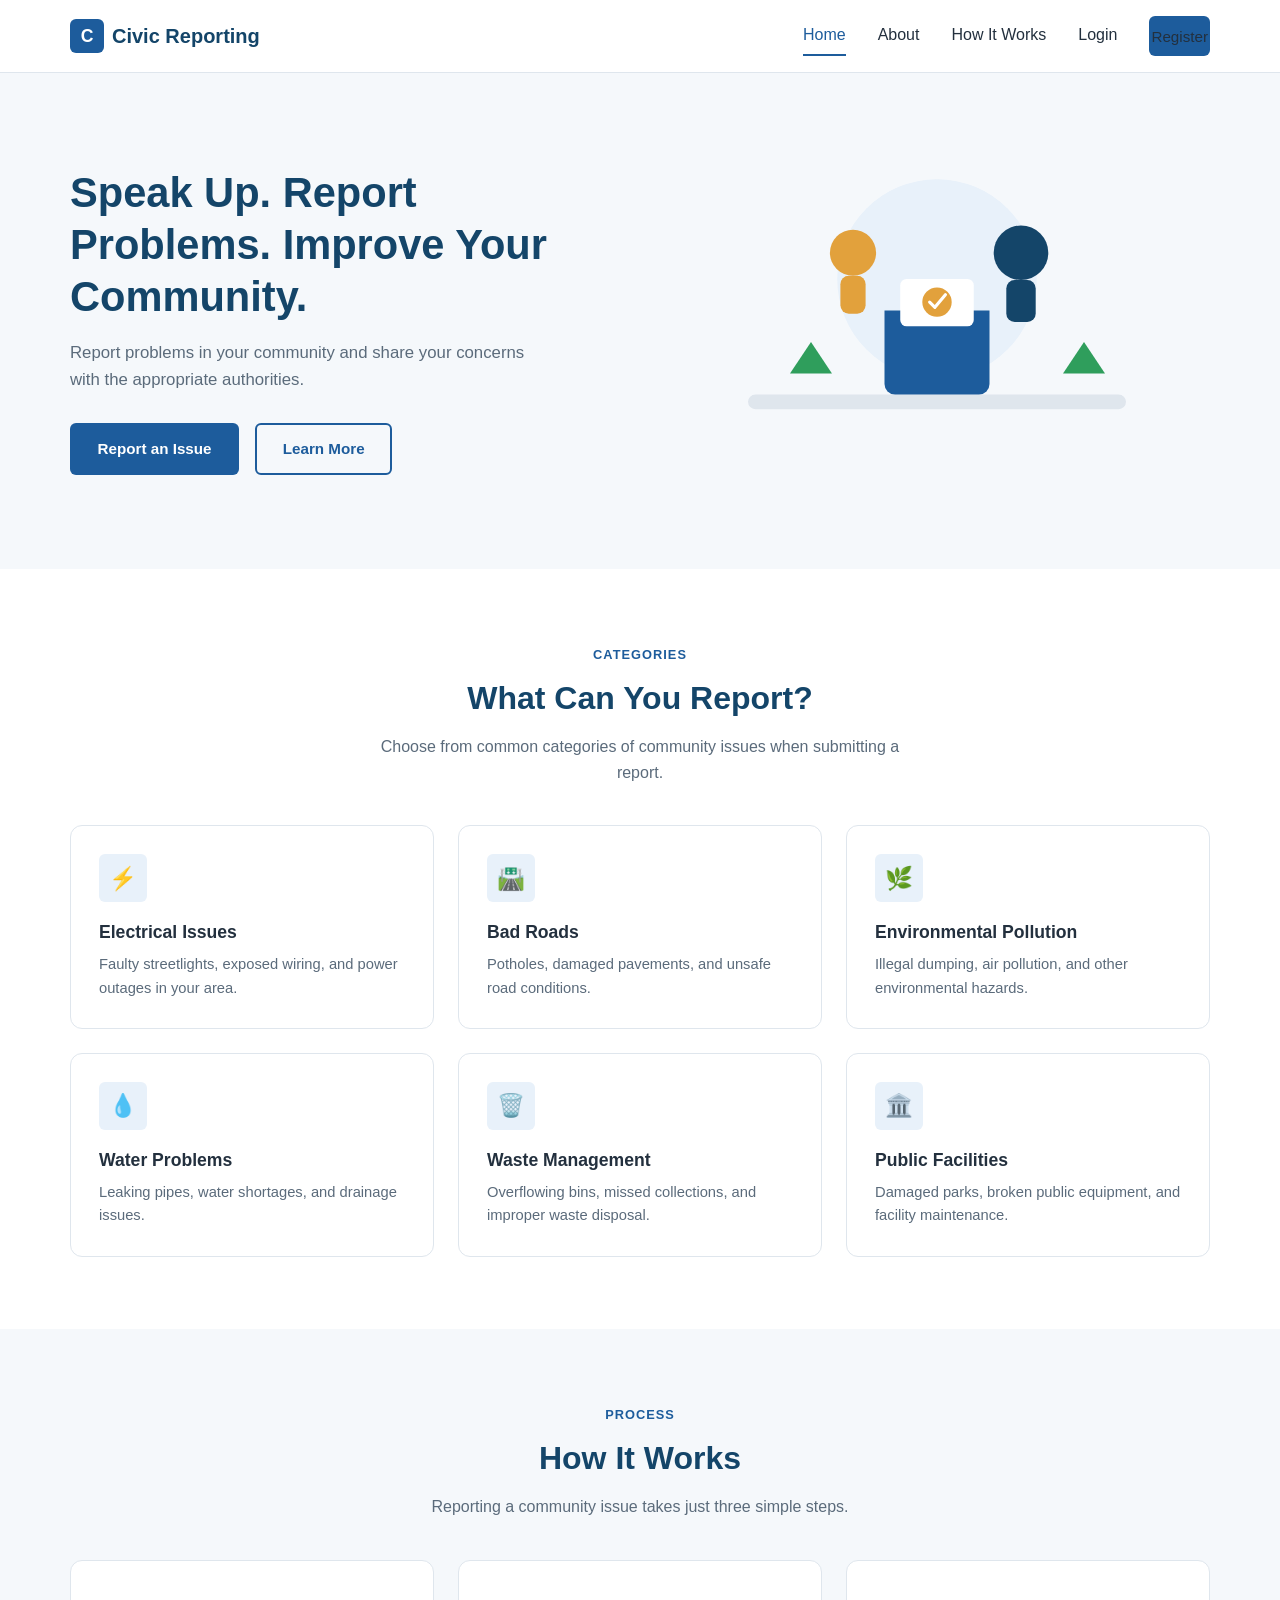
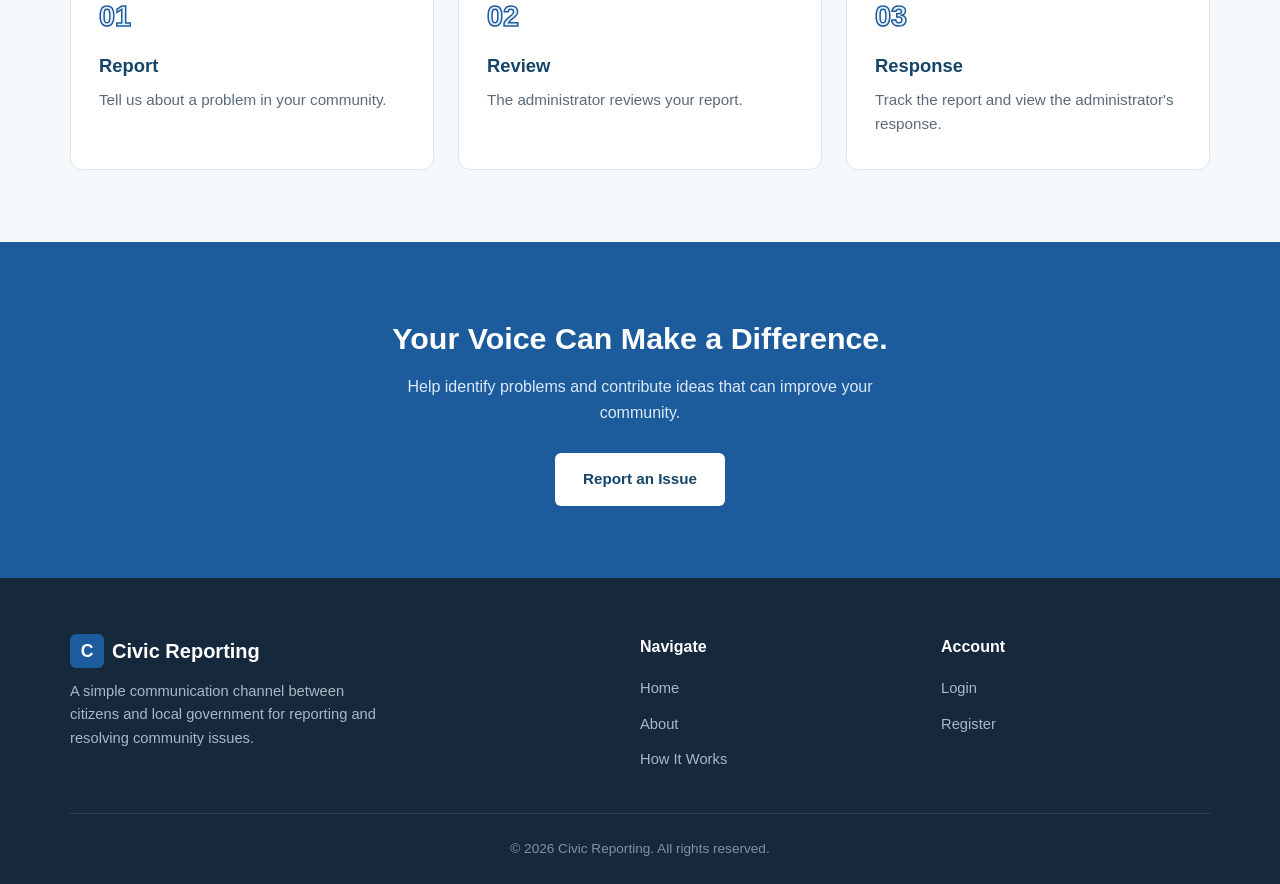
<file: index.html>
<!DOCTYPE html>
<html lang="en">
<head>
  <meta charset="UTF-8" />
  <meta name="viewport" content="width=device-width, initial-scale=1.0" />
  <title>Civic Reporting | Home</title>
  <meta name="description" content="Report community problems and communicate directly with your local government." />
  <link rel="stylesheet" href="css/style.css" />
</head>
<body>

  <!-- ============ NAVBAR ============ -->
  <header class="navbar">
    <div class="container">
      <a href="index.html" class="navbar-logo">
        <span class="logo-icon" aria-hidden="true">C</span>
        Civic Reporting
      </a>

      <button class="hamburger" aria-label="Toggle navigation menu" aria-expanded="false">
        <span></span>
        <span></span>
        <span></span>
      </button>

      <nav class="navbar-links" aria-label="Primary navigation">
        <a href="index.html" class="active">Home</a>
        <a href="#cta">About</a>
        <a href="#how-it-works">How It Works</a>
        <a href="login-1.html">Login</a>
        <a href="register.html" class="btn btn-primary">Register</a>
      </nav>
    </div>
  </header>

  <main>
    <!-- ============ HERO ============ -->
    <section class="hero">
      <div class="container">
        <div class="hero-content">
          <h1>Speak Up. Report Problems. Improve Your Community.</h1>
          <p>Report problems in your community and share your concerns with the appropriate authorities.</p>
          <div class="hero-buttons">
            <a href="login-1.html" class="btn btn-primary">Report an Issue</a>
            <a href="#how-it-works" class="btn btn-outline">Learn More</a>
          </div>
        </div>

        <div class="hero-image">
          <!-- Simple civic illustration (inline SVG, no external assets required) -->
          <svg viewBox="0 0 400 320" role="img" aria-labelledby="heroIllustrationTitle">
            <title id="heroIllustrationTitle">Illustration of a citizen reporting a community issue on a map</title>
            <rect x="20" y="230" width="360" height="14" rx="7" fill="#dfe6ed" />
            <circle cx="200" cy="120" r="95" fill="#e8f1fa" />
            <path d="M150 150 h100 v70 a10 10 0 0 1 -10 10 h-80 a10 10 0 0 1 -10 -10 z" fill="#1d5c9c" />
            <rect x="165" y="120" width="70" height="45" rx="6" fill="#ffffff" />
            <circle cx="200" cy="142" r="14" fill="#e2a13c" />
            <path d="M193 142 l5 5 l10 -12" stroke="#ffffff" stroke-width="3" fill="none" stroke-linecap="round" stroke-linejoin="round"/>
            <circle cx="280" cy="95" r="26" fill="#144569" />
            <rect x="266" y="121" width="28" height="40" rx="8" fill="#144569" />
            <circle cx="120" cy="95" r="22" fill="#e2a13c" />
            <rect x="108" y="117" width="24" height="36" rx="8" fill="#e2a13c" />
            <path d="M60 210 l20 -30 l20 30 z" fill="#2f9e5c" />
            <path d="M320 210 l20 -30 l20 30 z" fill="#2f9e5c" />
          </svg>
        </div>
      </div>
    </section>

    <!-- ============ REPORT CATEGORIES ============ -->
    <section class="categories" id="categories">
      <div class="container">
        <div class="section-heading">
          <span class="eyebrow">Categories</span>
          <h2>What Can You Report?</h2>
          <p>Choose from common categories of community issues when submitting a report.</p>
        </div>

        <div class="categories-grid">
          <article class="category-card">
            <div class="category-icon" aria-hidden="true">⚡</div>
            <h3>Electrical Issues</h3>
            <p>Faulty streetlights, exposed wiring, and power outages in your area.</p>
          </article>

          <article class="category-card">
            <div class="category-icon" aria-hidden="true">🛣️</div>
            <h3>Bad Roads</h3>
            <p>Potholes, damaged pavements, and unsafe road conditions.</p>
          </article>

          <article class="category-card">
            <div class="category-icon" aria-hidden="true">🌿</div>
            <h3>Environmental Pollution</h3>
            <p>Illegal dumping, air pollution, and other environmental hazards.</p>
          </article>

          <article class="category-card">
            <div class="category-icon" aria-hidden="true">💧</div>
            <h3>Water Problems</h3>
            <p>Leaking pipes, water shortages, and drainage issues.</p>
          </article>

          <article class="category-card">
            <div class="category-icon" aria-hidden="true">🗑️</div>
            <h3>Waste Management</h3>
            <p>Overflowing bins, missed collections, and improper waste disposal.</p>
          </article>

          <article class="category-card">
            <div class="category-icon" aria-hidden="true">🏛️</div>
            <h3>Public Facilities</h3>
            <p>Damaged parks, broken public equipment, and facility maintenance.</p>
          </article>
        </div>
      </div>
    </section>

    <!-- ============ HOW IT WORKS ============ -->
    <section class="how-it-works" id="how-it-works">
      <div class="container">
        <div class="section-heading">
          <span class="eyebrow">Process</span>
          <h2>How It Works</h2>
          <p>Reporting a community issue takes just three simple steps.</p>
        </div>

        <div class="steps-grid">
          <div class="step-card">
            <div class="step-number">01</div>
            <h3>Report</h3>
            <p>Tell us about a problem in your community.</p>
          </div>

          <div class="step-card">
            <div class="step-number">02</div>
            <h3>Review</h3>
            <p>The administrator reviews your report.</p>
          </div>

          <div class="step-card">
            <div class="step-number">03</div>
            <h3>Response</h3>
            <p>Track the report and view the administrator's response.</p>
          </div>
        </div>
      </div>
    </section>

    <!-- ============ CALL TO ACTION ============ -->
    <section class="cta" id="cta">
      <div class="container">
        <h2>Your Voice Can Make a Difference.</h2>
        <p>Help identify problems and contribute ideas that can improve your community.</p>
        <a href="login.html" class="btn btn-primary">Report an Issue</a>
      </div>
    </section>
  </main>

  <!-- ============ FOOTER ============ -->
  <footer class="site-footer">
    <div class="container">
      <div class="footer-grid">
        <div class="footer-brand">
          <a href="index.html" class="navbar-logo">
            <span class="logo-icon" aria-hidden="true">C</span>
            Civic Reporting
          </a>
          <p>A simple communication channel between citizens and local government for reporting and resolving community issues.</p>
        </div>

        <div class="footer-col">
          <h4>Navigate</h4>
          <ul>
            <li><a href="index.html">Home</a></li>
            <li><a href="about.html">About</a></li>
            <li><a href="how-it-works.html">How It Works</a></li>
          </ul>
        </div>

        <div class="footer-col">
          <h4>Account</h4>
          <ul>
            <li><a href="login-1.html">Login</a></li>
            <li><a href="register.html">Register</a></li>
          </ul>
        </div>
      </div>

      <div class="footer-bottom">
        <p>&copy; 2026 Civic Reporting. All rights reserved.</p>
      </div>
    </div>
  </footer>

  <script src="js/main.js"></script>
</body>
</html>
</file>
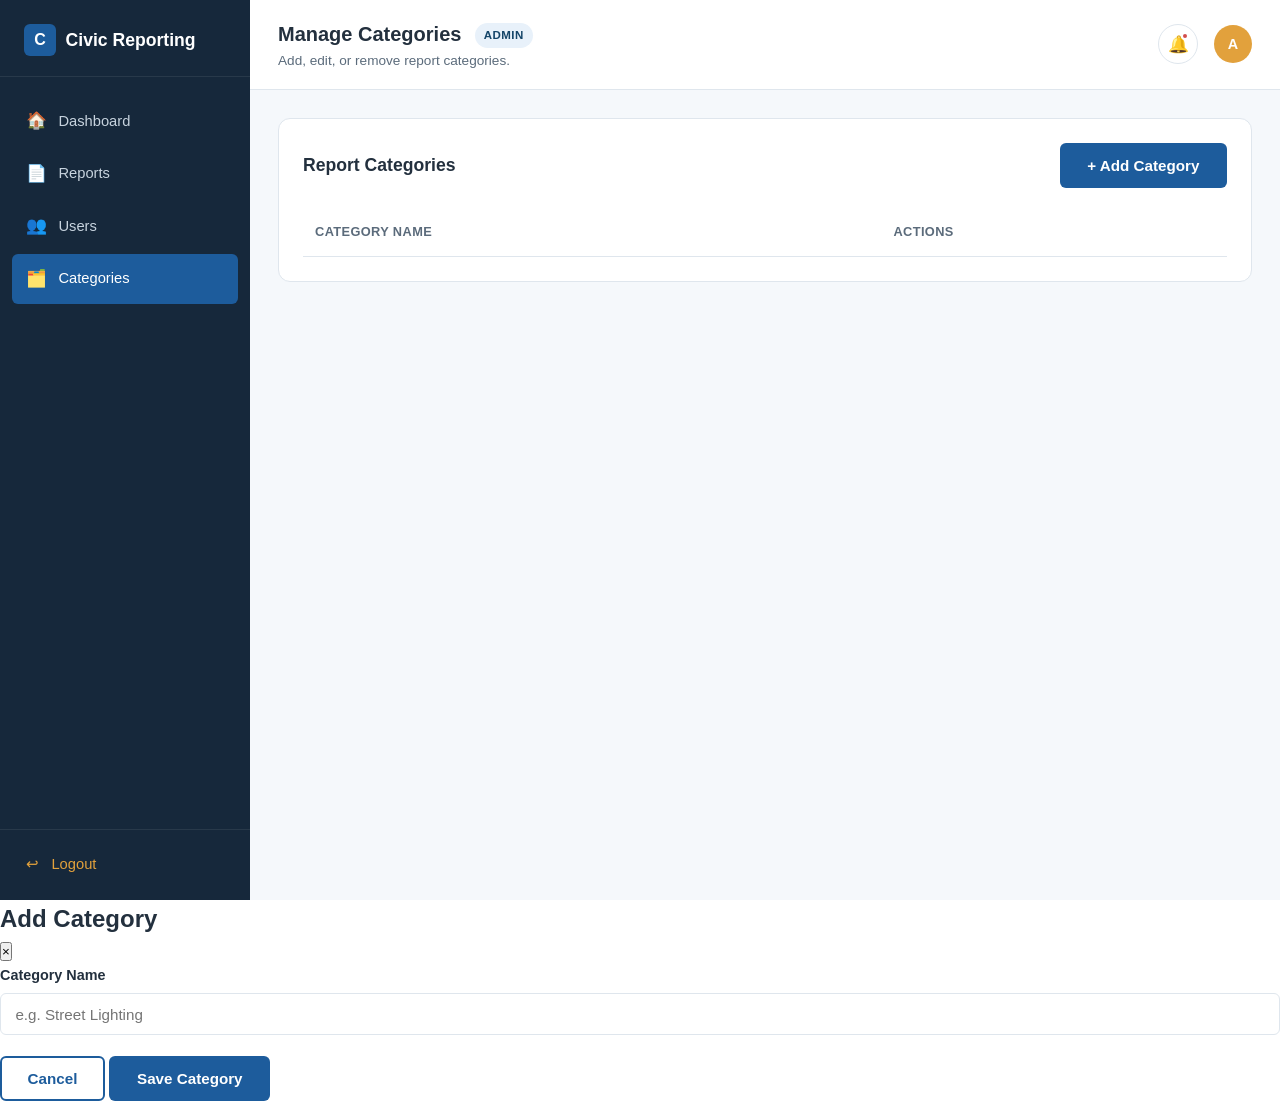
<file: categories.html>
<!DOCTYPE html>
<html lang="en">
<head>
  <meta charset="UTF-8" />
  <meta name="viewport" content="width=device-width, initial-scale=1.0" />
  <title>Manage Categories | Civic Reporting</title>
  <meta name="description" content="Add, edit, or remove report categories." />
  <link rel="stylesheet" href="css/style.css" />
  <link rel="stylesheet" href="css/dashboard.css" />
  <link rel="stylesheet" href="css/admin.css" />
  <link rel="stylesheet" href="css/auth.css" />
</head>
<body>

  <div class="dashboard-layout">

    <!-- ============ SIDEBAR ============ -->
    <aside class="sidebar" id="sidebar">
      <a href="index.html" class="sidebar-logo">
        <span class="logo-icon" aria-hidden="true">C</span>
        Civic Reporting
      </a>

      <nav class="sidebar-nav" aria-label="Admin navigation">
        <a href="dashboard-1.html">
          <span class="nav-icon" aria-hidden="true">🏠</span> Dashboard
        </a>
        <a href="reports.html">
          <span class="nav-icon" aria-hidden="true">📄</span> Reports
        </a>
        <a href="users.html">
          <span class="nav-icon" aria-hidden="true">👥</span> Users
        </a>
        <a href="categories.html" class="active">
          <span class="nav-icon" aria-hidden="true">🗂️</span> Categories
        </a>
      </nav>

      <div class="sidebar-footer">
        <a href="login-1.html" class="logout-link">
          <span class="nav-icon" aria-hidden="true">↩</span> Logout
        </a>
      </div>
    </aside>

    <div class="sidebar-overlay" id="sidebarOverlay"></div>

    <!-- ============ MAIN CONTENT ============ -->
    <div class="dashboard-main">

      <!-- ============ HEADER ============ -->
      <header class="dashboard-header">
        <div class="header-left">
          <button class="menu-toggle" aria-label="Toggle sidebar menu" aria-expanded="false">
            <span></span>
            <span></span>
            <span></span>
          </button>
          <div>
            <h1>Manage Categories <span class="role-badge">Admin</span></h1>
            <p class="subtitle">Add, edit, or remove report categories.</p>
          </div>
        </div>

        <div class="header-right">
          <button class="notification-btn" aria-label="View notifications">
            🔔
            <span class="notification-dot" aria-hidden="true"></span>
          </button>
          <div class="header-avatar admin-avatar" aria-hidden="true">A</div>
        </div>
      </header>

      <div class="dashboard-content">

        <section class="dashboard-card">
          <div class="dashboard-card-header">
            <h2>Report Categories</h2>
            <button type="button" class="btn btn-primary btn-sm" id="addCategoryBtn">+ Add Category</button>
          </div>

          <!-- ============ CATEGORIES TABLE ============ -->
          <div class="table-scroll">
            <table class="data-table">
              <thead>
                <tr>
                  <th scope="col">Category Name</th>
                  <th scope="col">Actions</th>
                </tr>
              </thead>
              <tbody id="categoriesTableBody">
                <!-- Populated by js/admin.js: seeded defaults + LocalStorage changes -->
              </tbody>
            </table>
          </div>
        </section>

      </div>
    </div>
  </div>

  <!-- ============ ADD / EDIT CATEGORY MODAL ============ -->
  <div class="modal-overlay" id="categoryModal">
    <div class="modal" role="dialog" aria-modal="true" aria-labelledby="categoryModalTitle">
      <div class="modal-header">
        <h2 id="categoryModalTitle">Add Category</h2>
        <button type="button" class="modal-close-btn" id="categoryModalCloseBtn" aria-label="Close dialog">&times;</button>
      </div>

      <form id="categoryForm" novalidate>
        <div class="modal-body">
          <input type="hidden" id="categoryId" value="" />

          <div class="form-group">
            <label for="categoryName">Category Name</label>
            <input
              type="text"
              id="categoryName"
              name="categoryName"
              class="form-control"
              placeholder="e.g. Street Lighting"
              aria-describedby="categoryNameError"
            />
            <p id="categoryNameError" class="error-message" aria-live="polite"></p>
          </div>
        </div>

        <div class="modal-footer">
          <button type="button" class="btn btn-outline" id="categoryModalCancelBtn">Cancel</button>
          <button type="submit" class="btn btn-primary">Save Category</button>
        </div>
      </form>
    </div>
  </div>

  <script src="js/admin.js"></script>
</body>
</html>
</file>
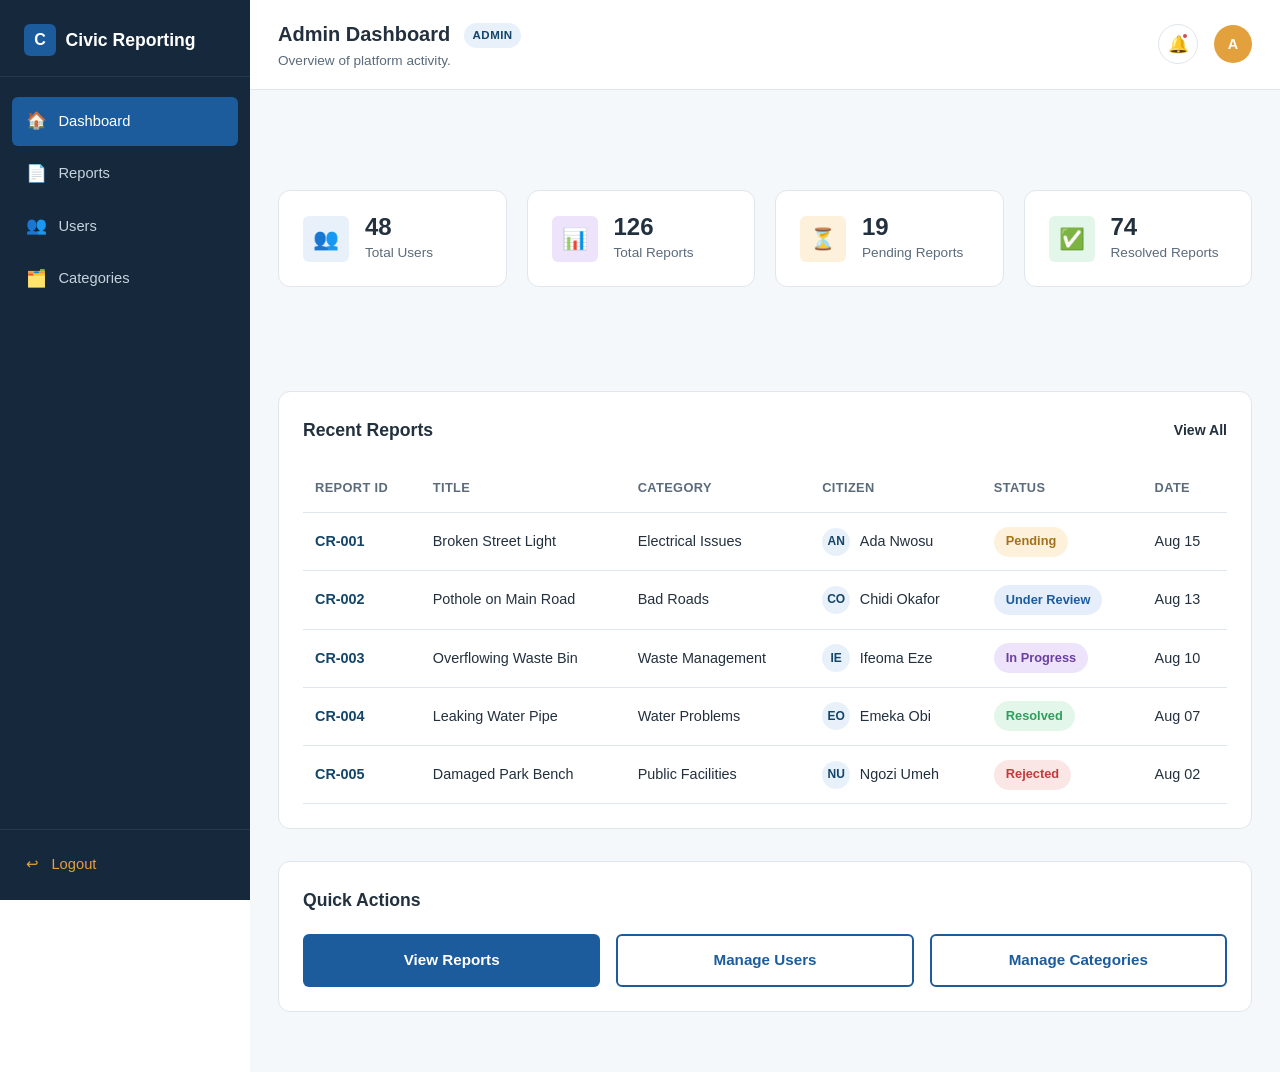
<file: dashboard-1.html>
<!DOCTYPE html>
<html lang="en">
<head>
  <meta charset="UTF-8" />
  <meta name="viewport" content="width=device-width, initial-scale=1.0" />
  <title>Admin Dashboard | Civic Reporting</title>
  <meta name="description" content="Overview of reports, users, and platform activity." />
  <link rel="stylesheet" href="css/style.css" />
  <link rel="stylesheet" href="css/dashboard.css" />
  <link rel="stylesheet" href="css/admin.css" />
</head>
<body>

  <div class="dashboard-layout">

    <!-- ============ SIDEBAR ============ -->
    <aside class="sidebar" id="sidebar">
      <a href="index.html" class="sidebar-logo">
        <span class="logo-icon" aria-hidden="true">C</span>
        Civic Reporting
      </a>

      <nav class="sidebar-nav" aria-label="Admin navigation">
        <a href="dashboard-1.html" class="active">
          <span class="nav-icon" aria-hidden="true">🏠</span> Dashboard
        </a>
        <a href="reports.html">
          <span class="nav-icon" aria-hidden="true">📄</span> Reports
        </a>
        <a href="users.html">
          <span class="nav-icon" aria-hidden="true">👥</span> Users
        </a>
        <a href="categories.html">
          <span class="nav-icon" aria-hidden="true">🗂️</span> Categories
        </a>
      </nav>

      <div class="sidebar-footer">
        <a href="login-1.html" class="logout-link">
          <span class="nav-icon" aria-hidden="true">↩</span> Logout
        </a>
      </div>
    </aside>

    <div class="sidebar-overlay" id="sidebarOverlay"></div>

    <!-- ============ MAIN CONTENT ============ -->
    <div class="dashboard-main">

      <!-- ============ HEADER ============ -->
      <header class="dashboard-header">
        <div class="header-left">
          <button class="menu-toggle" aria-label="Toggle sidebar menu" aria-expanded="false">
            <span></span>
            <span></span>
            <span></span>
          </button>
          <div>
            <h1>Admin Dashboard <span class="role-badge">Admin</span></h1>
            <p class="subtitle">Overview of platform activity.</p>
          </div>
        </div>

        <div class="header-right">
          <button class="notification-btn" aria-label="View notifications">
            🔔
            <span class="notification-dot" aria-hidden="true"></span>
          </button>
          <div class="header-avatar admin-avatar" aria-hidden="true">A</div>
        </div>
      </header>

      <div class="dashboard-content">

        <!-- ============ STATISTICS ============ -->
        <section class="stats-grid" aria-label="Platform statistics">
          <div class="stat-card">
            <div class="stat-icon icon-total" aria-hidden="true">👥</div>
            <div class="stat-info">
              <div class="stat-value" id="statTotalUsers">0</div>
              <div class="stat-label">Total Users</div>
            </div>
          </div>

          <div class="stat-card">
            <div class="stat-icon icon-progress" aria-hidden="true">📊</div>
            <div class="stat-info">
              <div class="stat-value" id="statTotalReports">0</div>
              <div class="stat-label">Total Reports</div>
            </div>
          </div>

          <div class="stat-card">
            <div class="stat-icon icon-pending" aria-hidden="true">⏳</div>
            <div class="stat-info">
              <div class="stat-value" id="statPendingReports">0</div>
              <div class="stat-label">Pending Reports</div>
            </div>
          </div>

          <div class="stat-card">
            <div class="stat-icon icon-resolved" aria-hidden="true">✅</div>
            <div class="stat-info">
              <div class="stat-value" id="statResolvedReports">0</div>
              <div class="stat-label">Resolved Reports</div>
            </div>
          </div>
        </section>

        <!-- ============ RECENT REPORTS ============ -->
        <section class="dashboard-card">
          <div class="dashboard-card-header">
            <h2>Recent Reports</h2>
            <a href="reports.html" class="link-primary">View All</a>
          </div>

          <div class="table-scroll">
            <table class="data-table">
              <thead>
                <tr>
                  <th scope="col">Report ID</th>
                  <th scope="col">Title</th>
                  <th scope="col">Category</th>
                  <th scope="col">Citizen</th>
                  <th scope="col">Status</th>
                  <th scope="col">Date</th>
                </tr>
              </thead>
              <tbody id="adminRecentReportsBody">
                <!-- Populated by js/admin.js with demo data -->
              </tbody>
            </table>
          </div>
        </section>

        <!-- ============ QUICK ACTIONS ============ -->
        <section class="dashboard-card">
          <div class="dashboard-card-header">
            <h2>Quick Actions</h2>
          </div>

          <div class="quick-actions">
            <a href="reports.html" class="btn btn-primary">View Reports</a>
            <a href="users.html" class="btn btn-outline">Manage Users</a>
            <a href="categories.html" class="btn btn-outline">Manage Categories</a>
          </div>
        </section>

      </div>
    </div>
  </div>

  <script src="js/admin.js"></script>
</body>
</html>
</file>
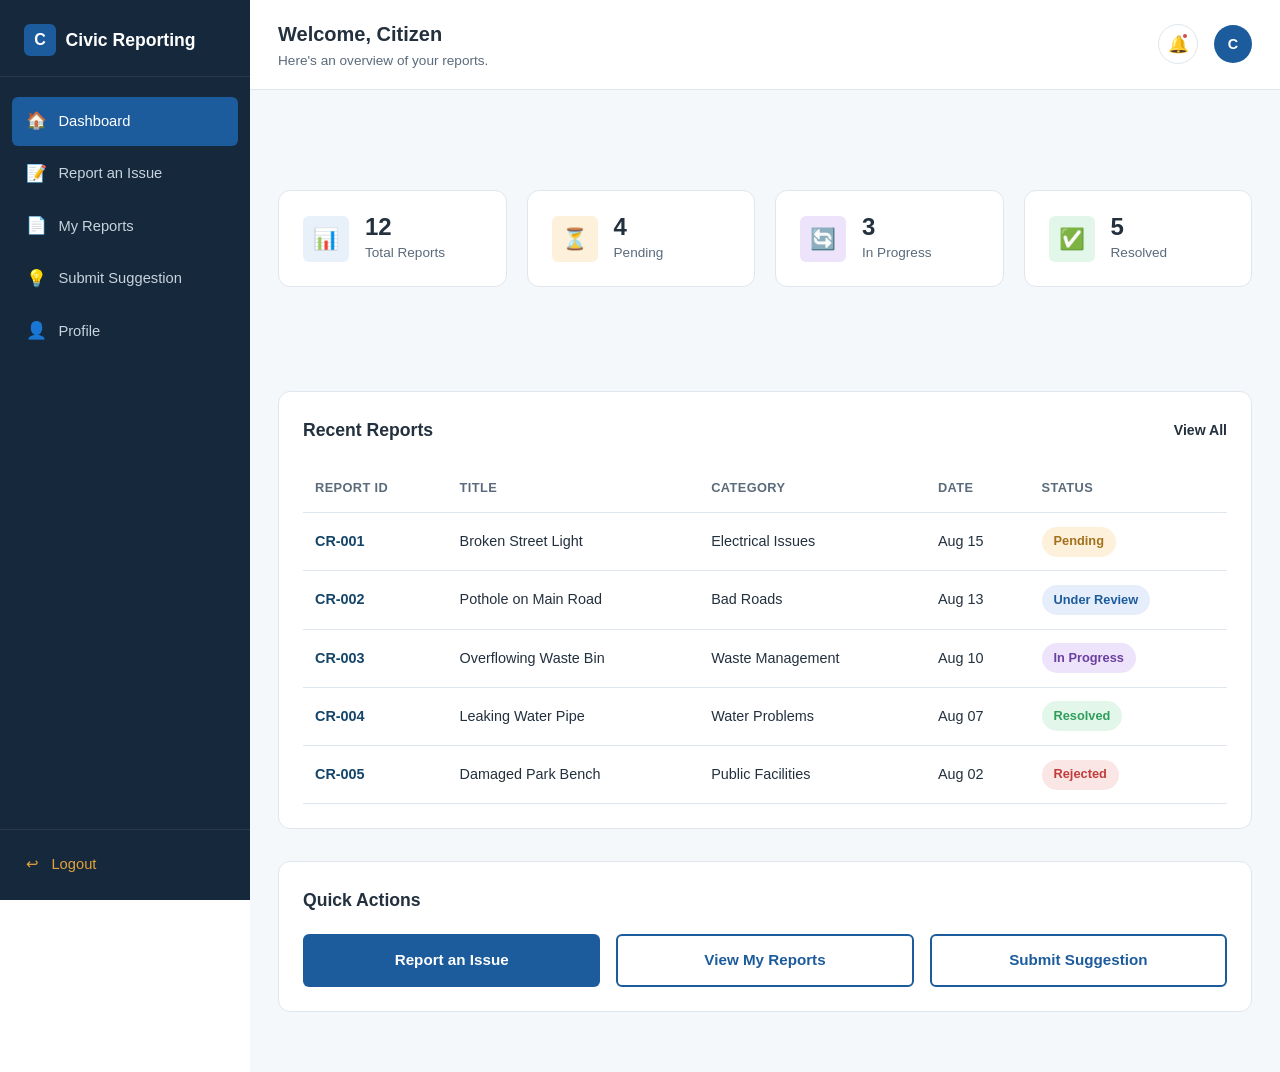
<file: dashboard.html>
<!DOCTYPE html>
<html lang="en">
<head>
  <meta charset="UTF-8" />
  <meta name="viewport" content="width=device-width, initial-scale=1.0" />
  <title>Citizen Dashboard | Civic Reporting</title>
  <meta name="description" content="View your report statistics and recent activity." />
  <link rel="stylesheet" href="css/style.css" />
  <link rel="stylesheet" href="css/dashboard.css" />
</head>
<body>

  <div class="dashboard-layout">

    <!-- ============ SIDEBAR ============ -->
    <aside class="sidebar" id="sidebar">
      <a href="index.html" class="sidebar-logo">
        <span class="logo-icon" aria-hidden="true">C</span>
        Civic Reporting
      </a>

      <nav class="sidebar-nav" aria-label="Citizen navigation">
        <a href="dashboard.html" class="active">
          <span class="nav-icon" aria-hidden="true">🏠</span> Dashboard
        </a>
        <a href="report.html">
          <span class="nav-icon" aria-hidden="true">📝</span> Report an Issue
        </a>
        <a href="my-reports.html">
          <span class="nav-icon" aria-hidden="true">📄</span> My Reports
        </a>
        <a href="suggestion.html">
          <span class="nav-icon" aria-hidden="true">💡</span> Submit Suggestion
        </a>
        <a href="profile.html">
          <span class="nav-icon" aria-hidden="true">👤</span> Profile
        </a>
      </nav>

      <div class="sidebar-footer">
        <a href="login-1.html" class="logout-link">
          <span class="nav-icon" aria-hidden="true">↩</span> Logout
        </a>
      </div>
    </aside>

    <div class="sidebar-overlay" id="sidebarOverlay"></div>

    <!-- ============ MAIN CONTENT ============ -->
    <div class="dashboard-main">

      <!-- ============ HEADER ============ -->
      <header class="dashboard-header">
        <div class="header-left">
          <button class="menu-toggle" aria-label="Toggle sidebar menu" aria-expanded="false">
            <span></span>
            <span></span>
            <span></span>
          </button>
          <div>
            <h1>Welcome, Citizen</h1>
            <p class="subtitle">Here's an overview of your reports.</p>
          </div>
        </div>

        <div class="header-right">
          <button class="notification-btn" aria-label="View notifications">
            🔔
            <span class="notification-dot" aria-hidden="true"></span>
          </button>
          <div class="header-avatar" aria-hidden="true">C</div>
        </div>
      </header>

      <div class="dashboard-content">

        <!-- ============ STATISTICS ============ -->
        <section class="stats-grid" aria-label="Report statistics">
          <div class="stat-card">
            <div class="stat-icon icon-total" aria-hidden="true">📊</div>
            <div class="stat-info">
              <div class="stat-value" id="statTotal">0</div>
              <div class="stat-label">Total Reports</div>
            </div>
          </div>

          <div class="stat-card">
            <div class="stat-icon icon-pending" aria-hidden="true">⏳</div>
            <div class="stat-info">
              <div class="stat-value" id="statPending">0</div>
              <div class="stat-label">Pending</div>
            </div>
          </div>

          <div class="stat-card">
            <div class="stat-icon icon-progress" aria-hidden="true">🔄</div>
            <div class="stat-info">
              <div class="stat-value" id="statProgress">0</div>
              <div class="stat-label">In Progress</div>
            </div>
          </div>

          <div class="stat-card">
            <div class="stat-icon icon-resolved" aria-hidden="true">✅</div>
            <div class="stat-info">
              <div class="stat-value" id="statResolved">0</div>
              <div class="stat-label">Resolved</div>
            </div>
          </div>
        </section>

        <!-- ============ RECENT REPORTS ============ -->
        <section class="dashboard-card">
          <div class="dashboard-card-header">
            <h2>Recent Reports</h2>
            <a href="my-reports.html" class="link-primary">View All</a>
          </div>

          <div class="table-scroll">
            <table class="data-table">
              <thead>
                <tr>
                  <th scope="col">Report ID</th>
                  <th scope="col">Title</th>
                  <th scope="col">Category</th>
                  <th scope="col">Date</th>
                  <th scope="col">Status</th>
                </tr>
              </thead>
              <tbody id="recentReportsBody">
                <!-- Populated by js/citizen.js with demo data -->
              </tbody>
            </table>
          </div>
        </section>

        <!-- ============ QUICK ACTIONS ============ -->
        <section class="dashboard-card">
          <div class="dashboard-card-header">
            <h2>Quick Actions</h2>
          </div>

          <div class="quick-actions">
            <a href="report.html" class="btn btn-primary">Report an Issue</a>
            <a href="my-reports.html" class="btn btn-outline">View My Reports</a>
            <a href="suggestion.html" class="btn btn-outline">Submit Suggestion</a>
          </div>
        </section>

      </div>
    </div>
  </div>

  <script src="js/citizen.js"></script>
</body>
</html>
</file>
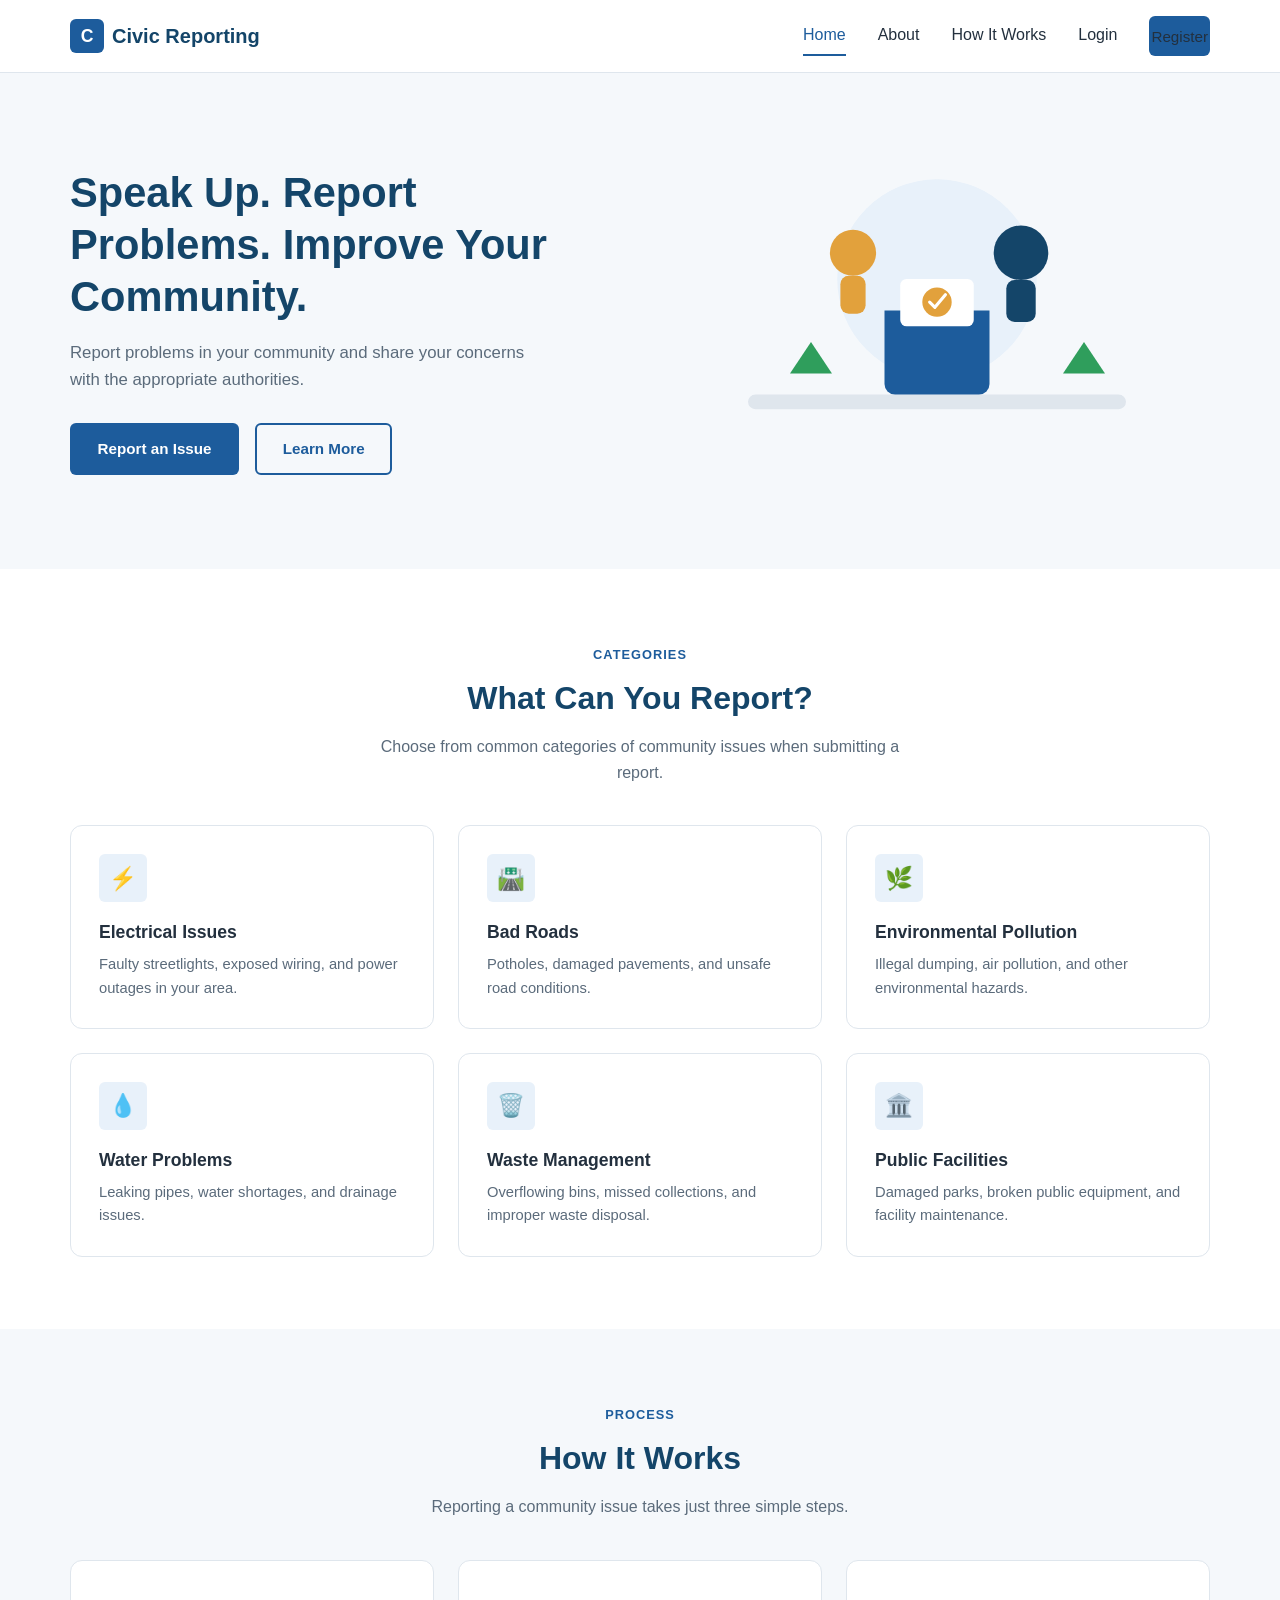
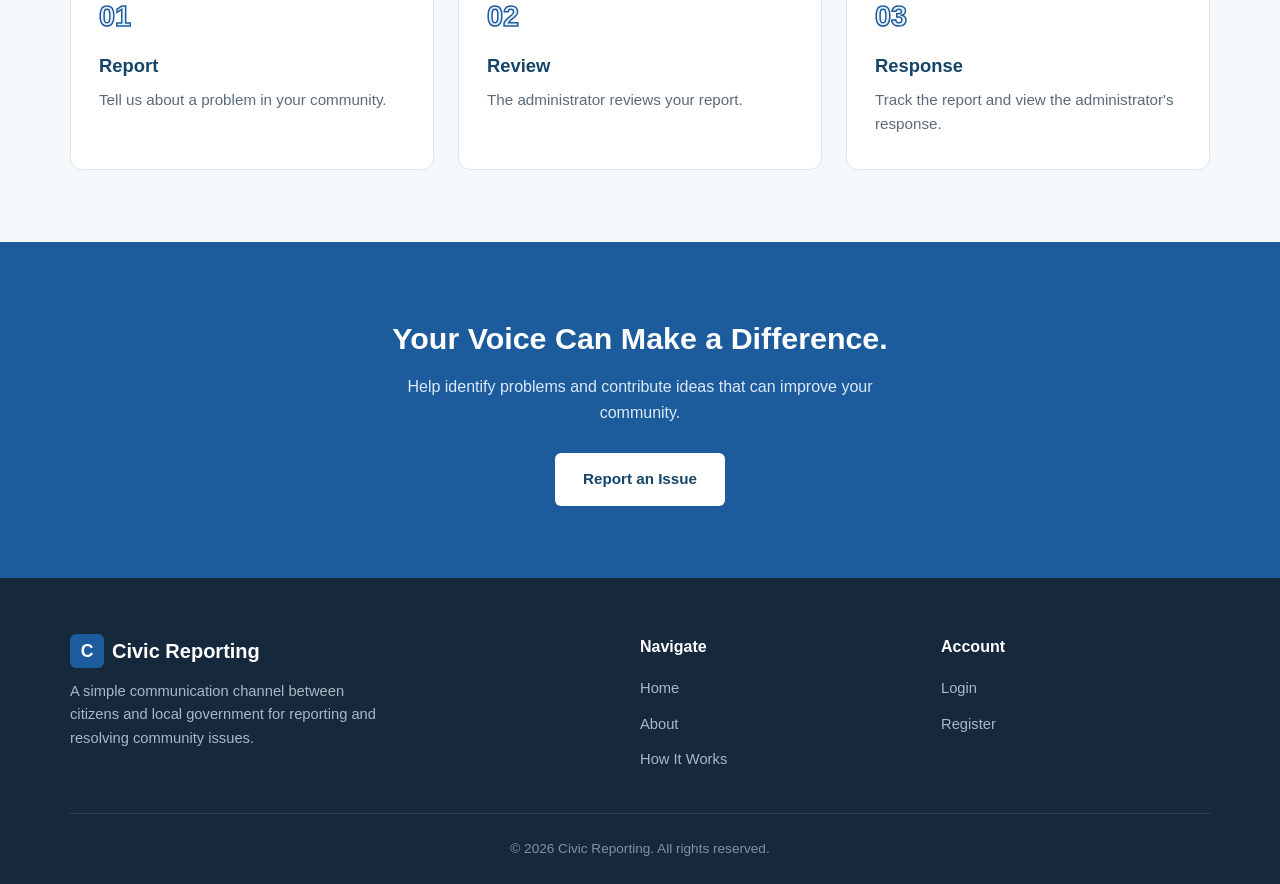
<file: index-1.html>
<!DOCTYPE html>
<html lang="en">
<head>
  <meta charset="UTF-8" />
  <meta name="viewport" content="width=device-width, initial-scale=1.0" />
  <title>Civic Reporting | Home</title>
  <meta name="description" content="Report community problems and communicate directly with your local government." />
  <link rel="stylesheet" href="css/style.css" />
</head>
<body>

  <!-- ============ NAVBAR ============ -->
  <header class="navbar">
    <div class="container">
      <a href="index-1.html" class="navbar-logo">
        <span class="logo-icon" aria-hidden="true">C</span>
        Civic Reporting
      </a>

      <button class="hamburger" aria-label="Toggle navigation menu" aria-expanded="false">
        <span></span>
        <span></span>
        <span></span>
      </button>

      <nav class="navbar-links" aria-label="Primary navigation">
        <a href="index-1.html" class="active">Home</a>
        <a href="#cta">About</a>
        <a href="#how-it-works">How It Works</a>
        <a href="login-1.html">Login</a>
        <a href="register.html" class="btn btn-primary">Register</a>
      </nav>
    </div>
  </header>

  <main>
    <!-- ============ HERO ============ -->
    <section class="hero">
      <div class="container">
        <div class="hero-content">
          <h1>Speak Up. Report Problems. Improve Your Community.</h1>
          <p>Report problems in your community and share your concerns with the appropriate authorities.</p>
          <div class="hero-buttons">
            <a href="login-1.html" class="btn btn-primary">Report an Issue</a>
            <a href="#how-it-works" class="btn btn-outline">Learn More</a>
          </div>
        </div>

        <div class="hero-image">
          <!-- Simple civic illustration (inline SVG, no external assets required) -->
          <svg viewBox="0 0 400 320" role="img" aria-labelledby="heroIllustrationTitle">
            <title id="heroIllustrationTitle">Illustration of a citizen reporting a community issue on a map</title>
            <rect x="20" y="230" width="360" height="14" rx="7" fill="#dfe6ed" />
            <circle cx="200" cy="120" r="95" fill="#e8f1fa" />
            <path d="M150 150 h100 v70 a10 10 0 0 1 -10 10 h-80 a10 10 0 0 1 -10 -10 z" fill="#1d5c9c" />
            <rect x="165" y="120" width="70" height="45" rx="6" fill="#ffffff" />
            <circle cx="200" cy="142" r="14" fill="#e2a13c" />
            <path d="M193 142 l5 5 l10 -12" stroke="#ffffff" stroke-width="3" fill="none" stroke-linecap="round" stroke-linejoin="round"/>
            <circle cx="280" cy="95" r="26" fill="#144569" />
            <rect x="266" y="121" width="28" height="40" rx="8" fill="#144569" />
            <circle cx="120" cy="95" r="22" fill="#e2a13c" />
            <rect x="108" y="117" width="24" height="36" rx="8" fill="#e2a13c" />
            <path d="M60 210 l20 -30 l20 30 z" fill="#2f9e5c" />
            <path d="M320 210 l20 -30 l20 30 z" fill="#2f9e5c" />
          </svg>
        </div>
      </div>
    </section>

    <!-- ============ REPORT CATEGORIES ============ -->
    <section class="categories" id="categories">
      <div class="container">
        <div class="section-heading">
          <span class="eyebrow">Categories</span>
          <h2>What Can You Report?</h2>
          <p>Choose from common categories of community issues when submitting a report.</p>
        </div>

        <div class="categories-grid">
          <article class="category-card">
            <div class="category-icon" aria-hidden="true">⚡</div>
            <h3>Electrical Issues</h3>
            <p>Faulty streetlights, exposed wiring, and power outages in your area.</p>
          </article>

          <article class="category-card">
            <div class="category-icon" aria-hidden="true">🛣️</div>
            <h3>Bad Roads</h3>
            <p>Potholes, damaged pavements, and unsafe road conditions.</p>
          </article>

          <article class="category-card">
            <div class="category-icon" aria-hidden="true">🌿</div>
            <h3>Environmental Pollution</h3>
            <p>Illegal dumping, air pollution, and other environmental hazards.</p>
          </article>

          <article class="category-card">
            <div class="category-icon" aria-hidden="true">💧</div>
            <h3>Water Problems</h3>
            <p>Leaking pipes, water shortages, and drainage issues.</p>
          </article>

          <article class="category-card">
            <div class="category-icon" aria-hidden="true">🗑️</div>
            <h3>Waste Management</h3>
            <p>Overflowing bins, missed collections, and improper waste disposal.</p>
          </article>

          <article class="category-card">
            <div class="category-icon" aria-hidden="true">🏛️</div>
            <h3>Public Facilities</h3>
            <p>Damaged parks, broken public equipment, and facility maintenance.</p>
          </article>
        </div>
      </div>
    </section>

    <!-- ============ HOW IT WORKS ============ -->
    <section class="how-it-works" id="how-it-works">
      <div class="container">
        <div class="section-heading">
          <span class="eyebrow">Process</span>
          <h2>How It Works</h2>
          <p>Reporting a community issue takes just three simple steps.</p>
        </div>

        <div class="steps-grid">
          <div class="step-card">
            <div class="step-number">01</div>
            <h3>Report</h3>
            <p>Tell us about a problem in your community.</p>
          </div>

          <div class="step-card">
            <div class="step-number">02</div>
            <h3>Review</h3>
            <p>The administrator reviews your report.</p>
          </div>

          <div class="step-card">
            <div class="step-number">03</div>
            <h3>Response</h3>
            <p>Track the report and view the administrator's response.</p>
          </div>
        </div>
      </div>
    </section>

    <!-- ============ CALL TO ACTION ============ -->
    <section class="cta" id="cta">
      <div class="container">
        <h2>Your Voice Can Make a Difference.</h2>
        <p>Help identify problems and contribute ideas that can improve your community.</p>
        <a href="login.html" class="btn btn-primary">Report an Issue</a>
      </div>
    </section>
  </main>

  <!-- ============ FOOTER ============ -->
  <footer class="site-footer">
    <div class="container">
      <div class="footer-grid">
        <div class="footer-brand">
          <a href="index.html" class="navbar-logo">
            <span class="logo-icon" aria-hidden="true">C</span>
            Civic Reporting
          </a>
          <p>A simple communication channel between citizens and local government for reporting and resolving community issues.</p>
        </div>

        <div class="footer-col">
          <h4>Navigate</h4>
          <ul>
            <li><a href="index.html">Home</a></li>
            <li><a href="about.html">About</a></li>
            <li><a href="how-it-works.html">How It Works</a></li>
          </ul>
        </div>

        <div class="footer-col">
          <h4>Account</h4>
          <ul>
            <li><a href="login.html">Login</a></li>
            <li><a href="register.html">Register</a></li>
          </ul>
        </div>
      </div>

      <div class="footer-bottom">
        <p>&copy; 2026 Civic Reporting. All rights reserved.</p>
      </div>
    </div>
  </footer>

  <script src="js/main.js"></script>
</body>
</html>
</file>
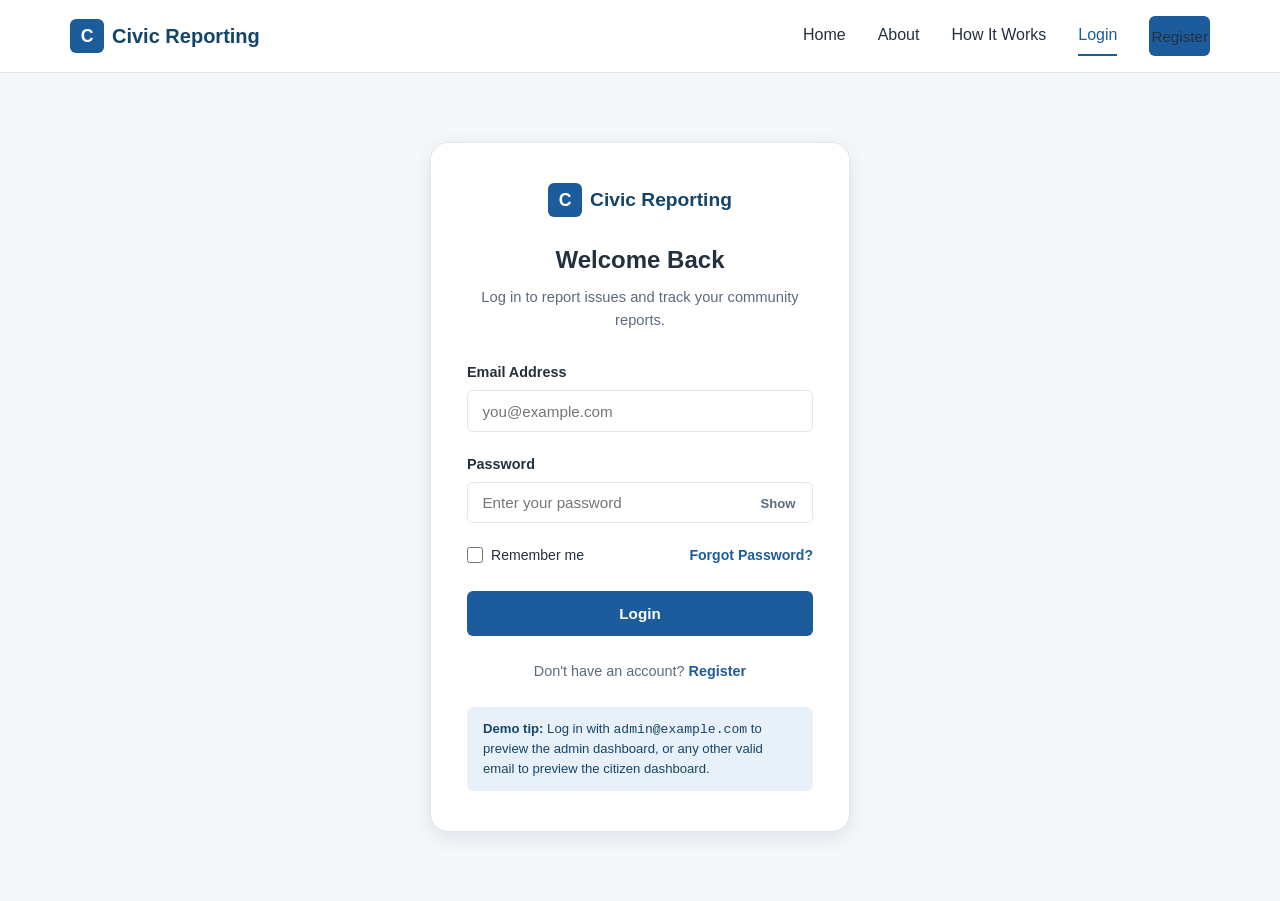
<file: login-1.html>
<!DOCTYPE html>
<html lang="en">
<head>
  <meta charset="UTF-8" />
  <meta name="viewport" content="width=device-width, initial-scale=1.0" />
  <title>Civic Reporting | Login</title>
  <meta name="description" content="Login to your Civic Reporting account to report and track community issues." />
  <link rel="stylesheet" href="css/style.css" />
  <link rel="stylesheet" href="css/auth.css" />
</head>
<body>

  <!-- ============ NAVBAR ============ -->
  <header class="navbar">
    <div class="container">
      <a href="index.html" class="navbar-logo">
        <span class="logo-icon" aria-hidden="true">C</span>
        Civic Reporting
      </a>

      <button class="hamburger" aria-label="Toggle navigation menu" aria-expanded="false">
        <span></span>
        <span></span>
        <span></span>
      </button>

      <nav class="navbar-links" aria-label="Primary navigation">
        <a href="index.html">Home</a>
        <a href="#cta">About</a>
        <a href="#how-it-works">How It Works</a>
        <a href="login-1.html" class="active">Login</a>
        <a href="register.html" class="btn btn-primary">Register</a>
      </nav>
    </div>
  </header>

  <!-- ============ LOGIN FORM ============ -->
  <main class="auth-main">
    <div class="auth-wrapper">
      <div class="auth-card">
        <div class="auth-logo">
          <span class="logo-icon" aria-hidden="true">C</span>
          Civic Reporting
        </div>

        <div class="auth-heading">
          <h1>Welcome Back</h1>
          <p>Log in to report issues and track your community reports.</p>
        </div>

        <div id="formBanner" class="form-banner" role="alert"></div>

        <form id="loginForm" novalidate>
          <div class="form-group">
            <label for="email">Email Address</label>
            <input
              type="email"
              id="email"
              name="email"
              class="form-control"
              placeholder="you@example.com"
              autocomplete="username"
              aria-describedby="emailError"
            />
            <p id="emailError" class="error-message" aria-live="polite"></p>
          </div>

          <div class="form-group">
            <label for="password">Password</label>
            <div class="password-field">
              <input
                type="password"
                id="password"
                name="password"
                class="form-control"
                placeholder="Enter your password"
                autocomplete="current-password"
                aria-describedby="passwordError"
              />
              <button type="button" class="toggle-password" aria-pressed="false">Show</button>
            </div>
            <p id="passwordError" class="error-message" aria-live="polite"></p>
          </div>

          <div class="form-meta-row">
            <label class="checkbox-row" for="rememberMe">
              <input type="checkbox" id="rememberMe" name="rememberMe" />
              Remember me
            </label>
            <a href="#" class="link-primary">Forgot Password?</a>
          </div>

          <button type="submit" class="btn btn-primary btn-block">Login</button>
        </form>

        <p class="auth-footer-text">
          Don't have an account? <a href="register.html" class="link-primary">Register</a>
        </p>

        <div class="demo-note">
          <strong>Demo tip:</strong> Log in with <code>admin@example.com</code> to preview the admin dashboard, or any other valid email to preview the citizen dashboard.
        </div>
      </div>
    </div>
  </main>

  <script src="js/main.js"></script>
  <script src="js/auth.js"></script>
</body>
</html>
</file>
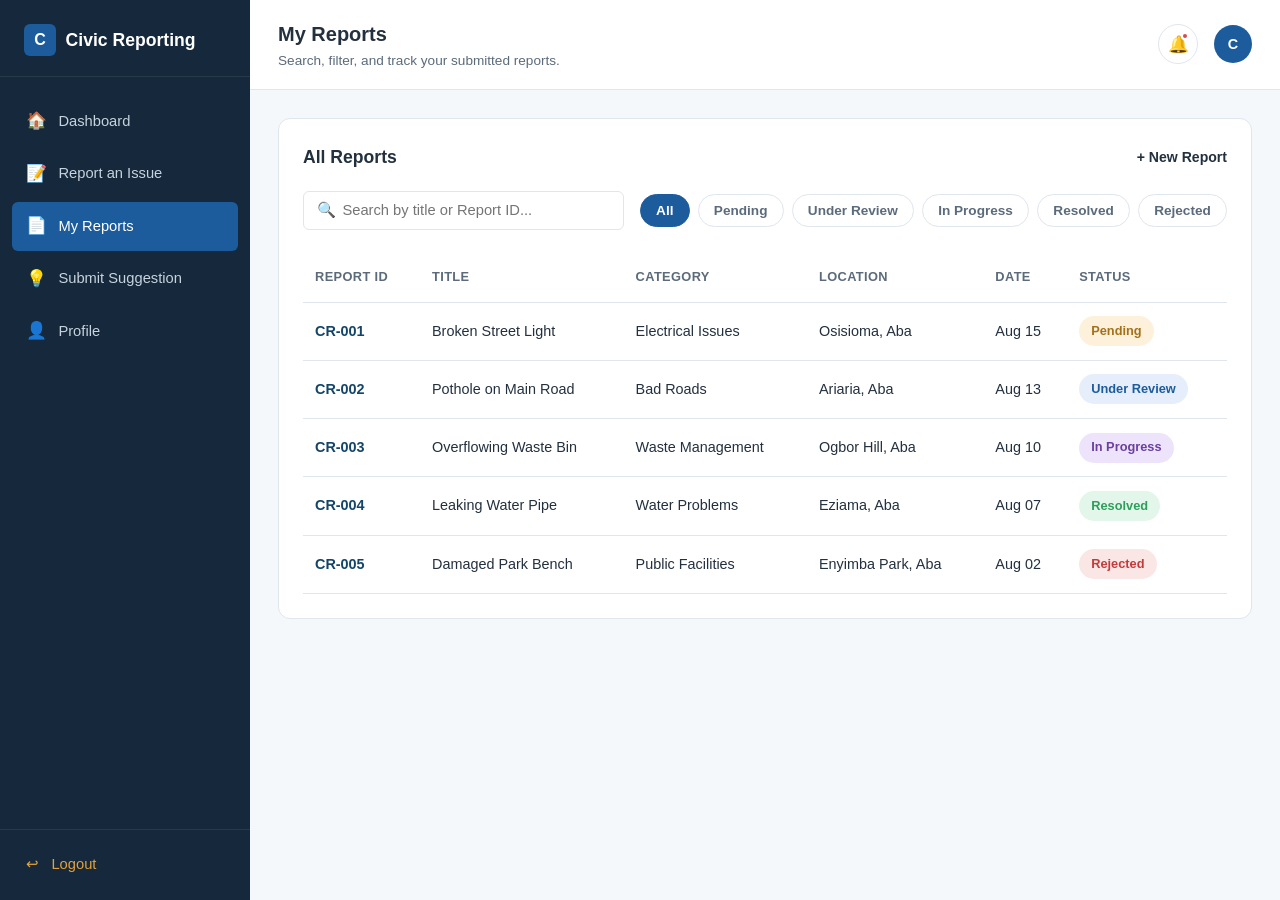
<file: my-reports.html>
<!DOCTYPE html>
<html lang="en">
<head>
  <meta charset="UTF-8" />
  <meta name="viewport" content="width=device-width, initial-scale=1.0" />
  <title>My Reports | Civic Reporting</title>
  <meta name="description" content="View and track the status of your submitted reports." />
  <link rel="stylesheet" href="css/style.css" />
  <link rel="stylesheet" href="css/dashboard.css" />
</head>
<body>

  <div class="dashboard-layout">

    <!-- ============ SIDEBAR ============ -->
    <aside class="sidebar" id="sidebar">
      <a href="../index.html" class="sidebar-logo">
        <span class="logo-icon" aria-hidden="true">C</span>
        Civic Reporting
      </a>

      <nav class="sidebar-nav" aria-label="Citizen navigation">
        <a href="dashboard.html">
          <span class="nav-icon" aria-hidden="true">🏠</span> Dashboard
        </a>
        <a href="report.html">
          <span class="nav-icon" aria-hidden="true">📝</span> Report an Issue
        </a>
        <a href="my-reports.html" class="active">
          <span class="nav-icon" aria-hidden="true">📄</span> My Reports
        </a>
        <a href="suggestion.html">
          <span class="nav-icon" aria-hidden="true">💡</span> Submit Suggestion
        </a>
        <a href="profile.html">
          <span class="nav-icon" aria-hidden="true">👤</span> Profile
        </a>
      </nav>

      <div class="sidebar-footer">
        <a href="../login.html" class="logout-link">
          <span class="nav-icon" aria-hidden="true">↩</span> Logout
        </a>
      </div>
    </aside>

    <div class="sidebar-overlay" id="sidebarOverlay"></div>

    <!-- ============ MAIN CONTENT ============ -->
    <div class="dashboard-main">

      <!-- ============ HEADER ============ -->
      <header class="dashboard-header">
        <div class="header-left">
          <button class="menu-toggle" aria-label="Toggle sidebar menu" aria-expanded="false">
            <span></span>
            <span></span>
            <span></span>
          </button>
          <div>
            <h1>My Reports</h1>
            <p class="subtitle">Search, filter, and track your submitted reports.</p>
          </div>
        </div>

        <div class="header-right">
          <button class="notification-btn" aria-label="View notifications">
            🔔
            <span class="notification-dot" aria-hidden="true"></span>
          </button>
          <div class="header-avatar" aria-hidden="true">C</div>
        </div>
      </header>

      <div class="dashboard-content">

        <section class="dashboard-card">
          <div class="dashboard-card-header">
            <h2>All Reports</h2>
            <a href="report.html" class="link-primary">+ New Report</a>
          </div>

          <!-- ============ SEARCH + FILTER ============ -->
          <div class="reports-toolbar">
            <div class="search-field">
              <span class="search-icon" aria-hidden="true">🔍</span>
              <input
                type="text"
                id="reportSearchInput"
                placeholder="Search by title or Report ID..."
                aria-label="Search reports by title or ID"
              />
            </div>

            <div class="filter-chips" role="group" aria-label="Filter reports by status">
              <button type="button" class="filter-chip is-active" data-status="all">All</button>
              <button type="button" class="filter-chip" data-status="pending">Pending</button>
              <button type="button" class="filter-chip" data-status="under-review">Under Review</button>
              <button type="button" class="filter-chip" data-status="in-progress">In Progress</button>
              <button type="button" class="filter-chip" data-status="resolved">Resolved</button>
              <button type="button" class="filter-chip" data-status="rejected">Rejected</button>
            </div>
          </div>

          <!-- ============ REPORTS TABLE ============ -->
          <div class="table-scroll">
            <table class="data-table">
              <thead>
                <tr>
                  <th scope="col">Report ID</th>
                  <th scope="col">Title</th>
                  <th scope="col">Category</th>
                  <th scope="col">Location</th>
                  <th scope="col">Date</th>
                  <th scope="col">Status</th>
                </tr>
              </thead>
              <tbody id="myReportsBody">
                <!-- Populated by js/citizen.js: demo data + LocalStorage submissions -->
              </tbody>
            </table>
          </div>
        </section>

      </div>
    </div>
  </div>

  <script src="../js/citizen.js"></script>
</body>
</html>
</file>
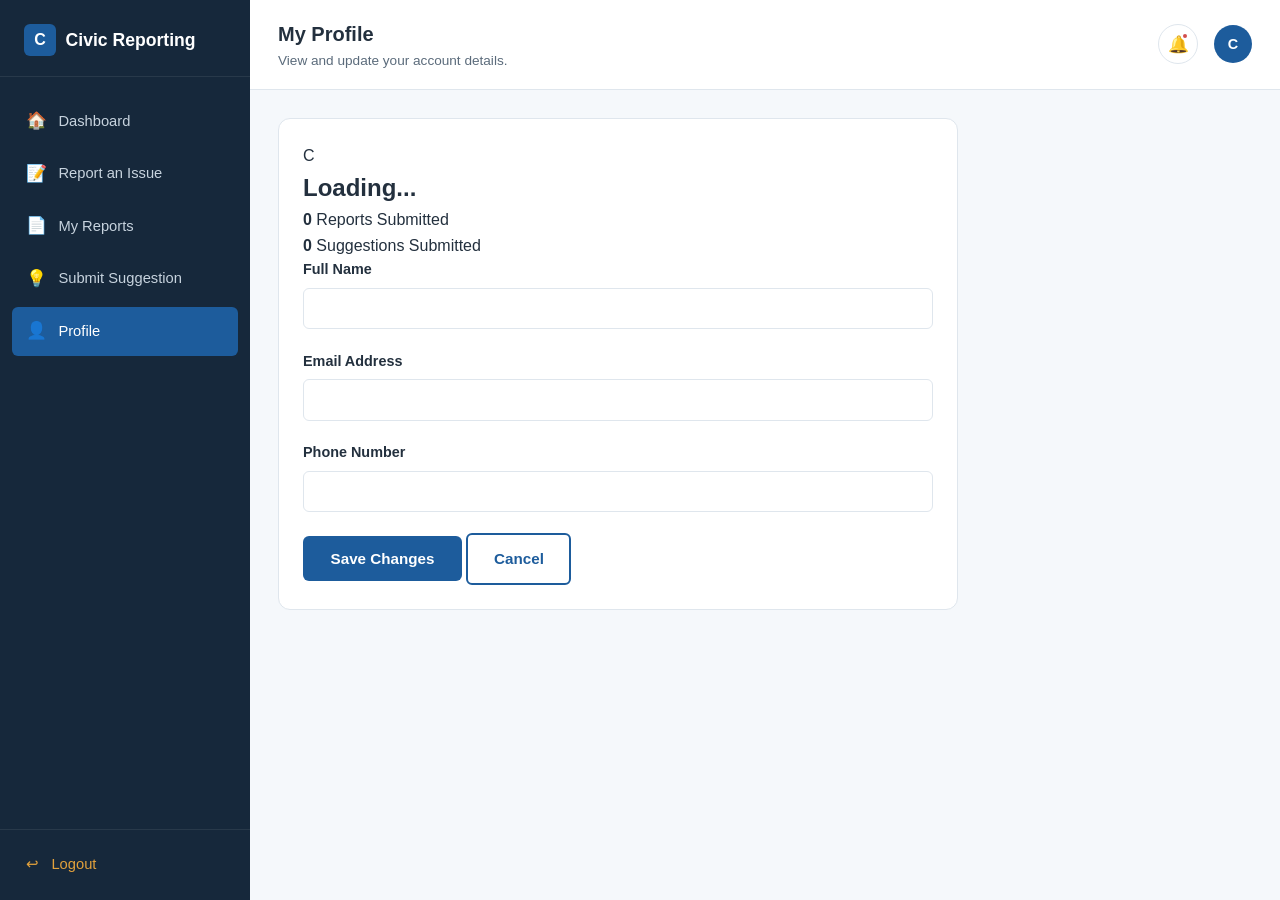
<file: profile.html>
<!DOCTYPE html>
<html lang="en">
<head>
  <meta charset="UTF-8" />
  <meta name="viewport" content="width=device-width, initial-scale=1.0" />
  <title>My Profile | Civic Reporting</title>
  <meta name="description" content="View and update your account details." />
  <link rel="stylesheet" href="css/style.css" />
  <link rel="stylesheet" href="css/dashboard.css" />
  <link rel="stylesheet" href="css/auth.css" />
</head>
<body>

  <div class="dashboard-layout">

    <!-- ============ SIDEBAR ============ -->
    <aside class="sidebar" id="sidebar">
      <a href="../index.html" class="sidebar-logo">
        <span class="logo-icon" aria-hidden="true">C</span>
        Civic Reporting
      </a>

      <nav class="sidebar-nav" aria-label="Citizen navigation">
        <a href="dashboard.html">
          <span class="nav-icon" aria-hidden="true">🏠</span> Dashboard
        </a>
        <a href="report.html">
          <span class="nav-icon" aria-hidden="true">📝</span> Report an Issue
        </a>
        <a href="my-reports.html">
          <span class="nav-icon" aria-hidden="true">📄</span> My Reports
        </a>
        <a href="suggestion.html">
          <span class="nav-icon" aria-hidden="true">💡</span> Submit Suggestion
        </a>
        <a href="profile.html" class="active">
          <span class="nav-icon" aria-hidden="true">👤</span> Profile
        </a>
      </nav>

      <div class="sidebar-footer">
        <a href="../login.html" class="logout-link">
          <span class="nav-icon" aria-hidden="true">↩</span> Logout
        </a>
      </div>
    </aside>

    <div class="sidebar-overlay" id="sidebarOverlay"></div>

    <!-- ============ MAIN CONTENT ============ -->
    <div class="dashboard-main">

      <!-- ============ HEADER ============ -->
      <header class="dashboard-header">
        <div class="header-left">
          <button class="menu-toggle" aria-label="Toggle sidebar menu" aria-expanded="false">
            <span></span>
            <span></span>
            <span></span>
          </button>
          <div>
            <h1>My Profile</h1>
            <p class="subtitle">View and update your account details.</p>
          </div>
        </div>

        <div class="header-right">
          <button class="notification-btn" aria-label="View notifications">
            🔔
            <span class="notification-dot" aria-hidden="true"></span>
          </button>
          <div class="header-avatar" aria-hidden="true">C</div>
        </div>
      </header>

      <div class="dashboard-content">

        <section class="dashboard-card form-card">

          <!-- ============ PROFILE HEADER ============ -->
          <div class="profile-header">
            <div class="profile-avatar-lg" id="profileAvatar" aria-hidden="true">C</div>
            <div class="profile-header-info">
              <h2 id="profileHeaderName">Loading...</h2>
              <p id="profileHeaderEmail"></p>
            </div>
          </div>

          <!-- ============ ACCOUNT STATS ============ -->
          <div class="profile-stats-row">
            <div class="stat-chip">
              <strong id="profileReportsCount">0</strong>
              Reports Submitted
            </div>
            <div class="stat-chip">
              <strong id="profileSuggestionsCount">0</strong>
              Suggestions Submitted
            </div>
          </div>

          <div id="profileBanner" class="form-banner" role="alert"></div>

          <!-- ============ EDIT PROFILE FORM ============ -->
          <form id="profileForm" novalidate>
            <div class="form-group">
              <label for="profileName">Full Name</label>
              <input
                type="text"
                id="profileName"
                name="profileName"
                class="form-control"
                aria-describedby="profileNameError"
              />
              <p id="profileNameError" class="error-message" aria-live="polite"></p>
            </div>

            <div class="form-group">
              <label for="profileEmail">Email Address</label>
              <input
                type="email"
                id="profileEmail"
                name="profileEmail"
                class="form-control"
                aria-describedby="profileEmailError"
              />
              <p id="profileEmailError" class="error-message" aria-live="polite"></p>
            </div>

            <div class="form-group">
              <label for="profilePhone">Phone Number</label>
              <input
                type="tel"
                id="profilePhone"
                name="profilePhone"
                class="form-control"
                aria-describedby="profilePhoneError"
              />
              <p id="profilePhoneError" class="error-message" aria-live="polite"></p>
            </div>

            <div class="form-actions-row">
              <button type="submit" class="btn btn-primary">Save Changes</button>
              <a href="dashboard.html" class="btn btn-outline">Cancel</a>
            </div>
          </form>

        </section>

      </div>
    </div>
  </div>

  <script src="../js/citizen.js"></script>
</body>
</html>
</file>
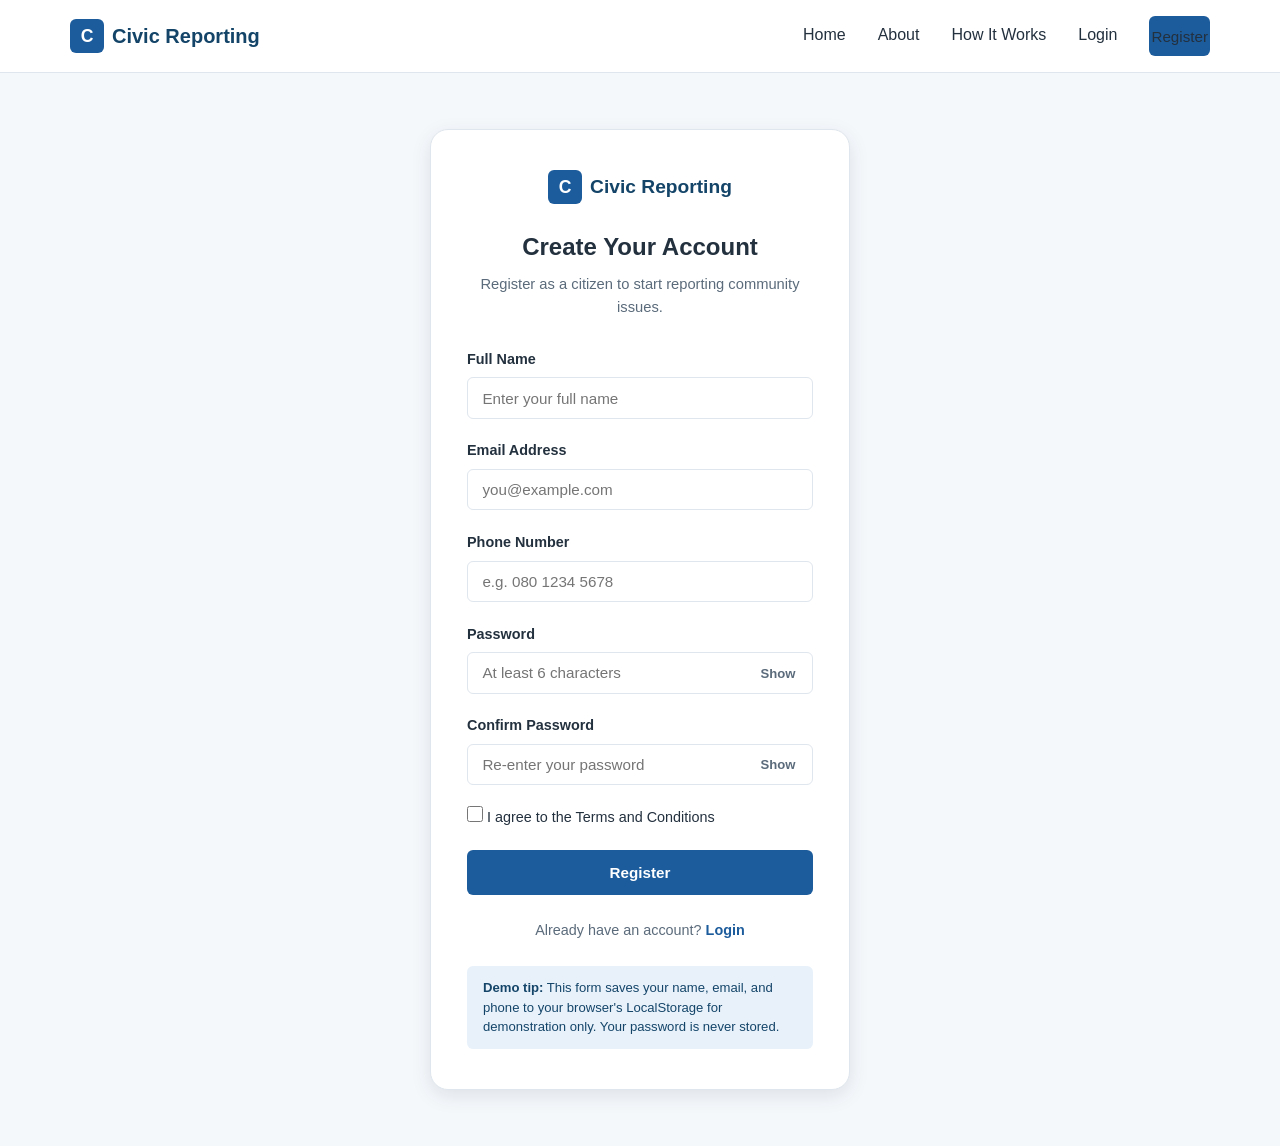
<file: register.html>
<!DOCTYPE html>
<html lang="en">
<head>
  <meta charset="UTF-8" />
  <meta name="viewport" content="width=device-width, initial-scale=1.0" />
  <title>Civic Reporting | Register</title>
  <meta name="description" content="Create a citizen account to report and track community issues." />
  <link rel="stylesheet" href="css/style.css" />
  <link rel="stylesheet" href="css/auth.css" />
</head>
<body>

  <!-- ============ NAVBAR ============ -->
  <header class="navbar">
    <div class="container">
      <a href="index.html" class="navbar-logo">
        <span class="logo-icon" aria-hidden="true">C</span>
        Civic Reporting
      </a>

      <button class="hamburger" aria-label="Toggle navigation menu" aria-expanded="false">
        <span></span>
        <span></span>
        <span></span>
      </button>

      <nav class="navbar-links" aria-label="Primary navigation">
        <a href="index.html">Home</a>
        <a href="about.html">About</a>
        <a href="how-it-works.html">How It Works</a>
        <a href="login-1.html">Login</a>
        <a href="register.html" class="btn btn-primary">Register</a>
      </nav>
    </div>
  </header>

  <!-- ============ REGISTER FORM ============ -->
  <main class="auth-main">
    <div class="auth-wrapper">
      <div class="auth-card">
        <div class="auth-logo">
          <span class="logo-icon" aria-hidden="true">C</span>
          Civic Reporting
        </div>

        <div class="auth-heading">
          <h1>Create Your Account</h1>
          <p>Register as a citizen to start reporting community issues.</p>
        </div>

        <div id="formBanner" class="form-banner" role="alert"></div>

        <form id="registerForm" novalidate>
          <div class="form-group">
            <label for="fullName">Full Name</label>
            <input
              type="text"
              id="fullName"
              name="fullName"
              class="form-control"
              placeholder="Enter your full name"
              autocomplete="name"
              aria-describedby="fullNameError"
            />
            <p id="fullNameError" class="error-message" aria-live="polite"></p>
          </div>

          <div class="form-group">
            <label for="email">Email Address</label>
            <input
              type="email"
              id="email"
              name="email"
              class="form-control"
              placeholder="you@example.com"
              autocomplete="email"
              aria-describedby="emailError"
            />
            <p id="emailError" class="error-message" aria-live="polite"></p>
          </div>

          <div class="form-group">
            <label for="phone">Phone Number</label>
            <input
              type="tel"
              id="phone"
              name="phone"
              class="form-control"
              placeholder="e.g. 080 1234 5678"
              autocomplete="tel"
              aria-describedby="phoneError"
            />
            <p id="phoneError" class="error-message" aria-live="polite"></p>
          </div>

          <div class="form-group">
            <label for="password">Password</label>
            <div class="password-field">
              <input
                type="password"
                id="password"
                name="password"
                class="form-control"
                placeholder="At least 6 characters"
                autocomplete="new-password"
                aria-describedby="passwordError"
              />
              <button type="button" class="toggle-password" aria-pressed="false">Show</button>
            </div>
            <p id="passwordError" class="error-message" aria-live="polite"></p>
          </div>

          <div class="form-group">
            <label for="confirmPassword">Confirm Password</label>
            <div class="password-field">
              <input
                type="password"
                id="confirmPassword"
                name="confirmPassword"
                class="form-control"
                placeholder="Re-enter your password"
                autocomplete="new-password"
                aria-describedby="confirmPasswordError"
              />
              <button type="button" class="toggle-password" aria-pressed="false">Show</button>
            </div>
            <p id="confirmPasswordError" class="error-message" aria-live="polite"></p>
          </div>

          <div class="form-group">
            <label class="checkbox-row" for="terms">
              <input type="checkbox" id="terms" name="terms" aria-describedby="termsError" />
              I agree to the Terms and Conditions
            </label>
            <p id="termsError" class="error-message" aria-live="polite"></p>
          </div>

          <button type="submit" class="btn btn-primary btn-block">Register</button>
        </form>

        <p class="auth-footer-text">
          Already have an account? <a href="login-1.html" class="link-primary">Login</a>
        </p>

        <div class="demo-note">
          <strong>Demo tip:</strong> This form saves your name, email, and phone to your browser's LocalStorage for demonstration only. Your password is never stored.
        </div>
      </div>
    </div>
  </main>

  <script src="js/main.js"></script>
  <script src="js/auth.js"></script>
</body>
</html>
</file>
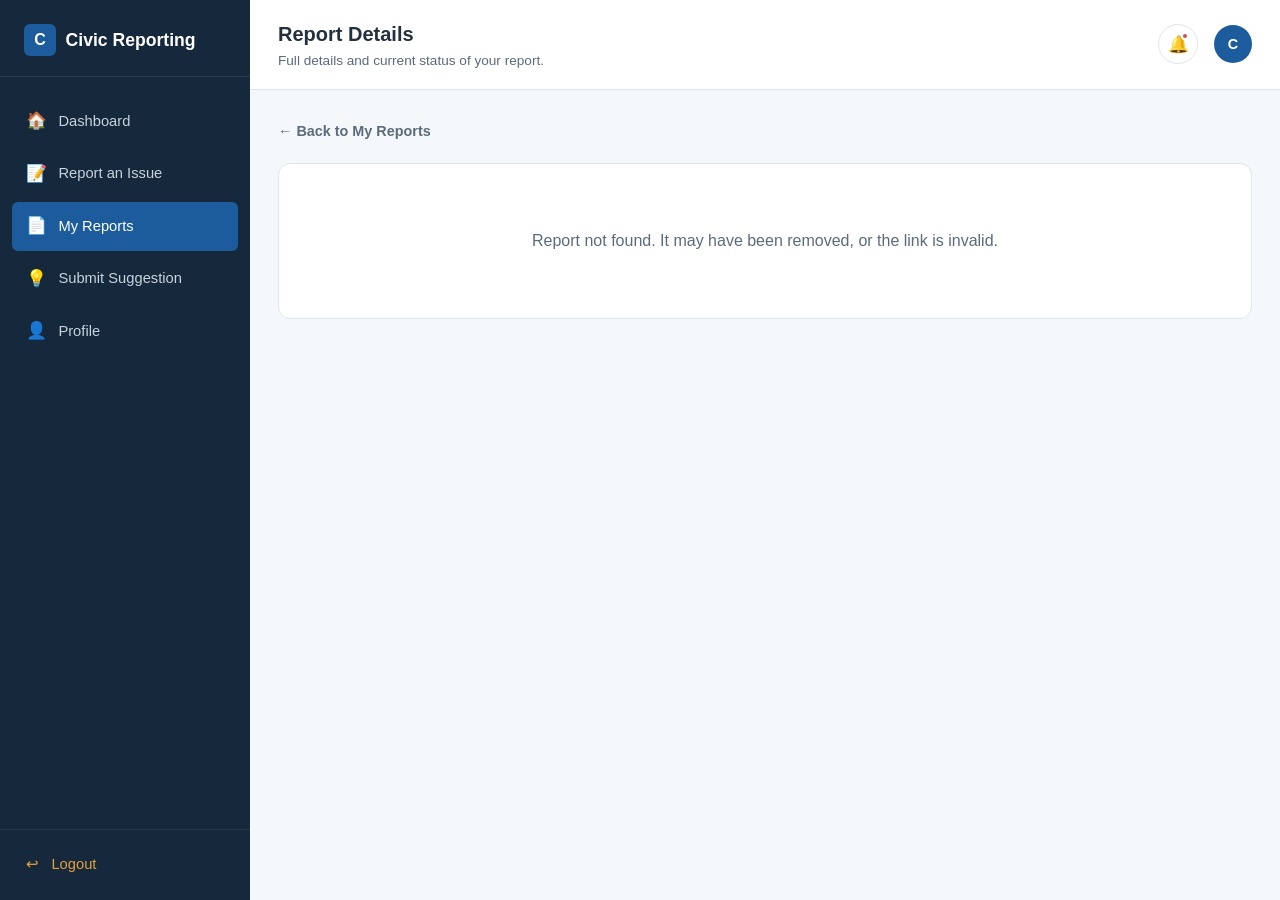
<file: report-details-1.html>
<!DOCTYPE html>
<html lang="en">
<head>
  <meta charset="UTF-8" />
  <meta name="viewport" content="width=device-width, initial-scale=1.0" />
  <title>Report Details | Civic Reporting</title>
  <meta name="description" content="View the full details and status of your submitted report." />
  <link rel="stylesheet" href="css/style.css" />
  <link rel="stylesheet" href="css/dashboard.css" />
</head>
<body>

  <div class="dashboard-layout">

    <!-- ============ SIDEBAR ============ -->
    <aside class="sidebar" id="sidebar">
      <a href="../index.html" class="sidebar-logo">
        <span class="logo-icon" aria-hidden="true">C</span>
        Civic Reporting
      </a>

      <nav class="sidebar-nav" aria-label="Citizen navigation">
        <a href="dashboard.html">
          <span class="nav-icon" aria-hidden="true">🏠</span> Dashboard
        </a>
        <a href="report.html">
          <span class="nav-icon" aria-hidden="true">📝</span> Report an Issue
        </a>
        <a href="my-reports.html" class="active">
          <span class="nav-icon" aria-hidden="true">📄</span> My Reports
        </a>
        <a href="suggestion.html">
          <span class="nav-icon" aria-hidden="true">💡</span> Submit Suggestion
        </a>
        <a href="profile.html">
          <span class="nav-icon" aria-hidden="true">👤</span> Profile
        </a>
      </nav>

      <div class="sidebar-footer">
        <a href="../login.html" class="logout-link">
          <span class="nav-icon" aria-hidden="true">↩</span> Logout
        </a>
      </div>
    </aside>

    <div class="sidebar-overlay" id="sidebarOverlay"></div>

    <!-- ============ MAIN CONTENT ============ -->
    <div class="dashboard-main">

      <!-- ============ HEADER ============ -->
      <header class="dashboard-header">
        <div class="header-left">
          <button class="menu-toggle" aria-label="Toggle sidebar menu" aria-expanded="false">
            <span></span>
            <span></span>
            <span></span>
          </button>
          <div>
            <h1>Report Details</h1>
            <p class="subtitle">Full details and current status of your report.</p>
          </div>
        </div>

        <div class="header-right">
          <button class="notification-btn" aria-label="View notifications">
            🔔
            <span class="notification-dot" aria-hidden="true"></span>
          </button>
          <div class="header-avatar" aria-hidden="true">C</div>
        </div>
      </header>

      <div class="dashboard-content" id="reportDetailsContainer">

        <a href="my-reports.html" class="back-link">&larr; Back to My Reports</a>

        <section class="dashboard-card">
          <div class="detail-card-header">
            <div>
              <h2 id="detailTitle">Loading report...</h2>
              <span class="report-id">Report ID: <span id="detailReportId">—</span></span>
            </div>
            <div id="detailStatusBadge"></div>
          </div>

          <div class="detail-grid">
            <div class="detail-item">
              <div class="detail-label">Category</div>
              <div class="detail-value" id="detailCategory">—</div>
            </div>
            <div class="detail-item">
              <div class="detail-label">Location</div>
              <div class="detail-value" id="detailLocation">—</div>
            </div>
            <div class="detail-item">
              <div class="detail-label">Date Submitted</div>
              <div class="detail-value" id="detailDate">—</div>
            </div>
          </div>

          <!-- ============ PROGRESS TRACKER ============ -->
          <div class="progress-stepper" id="progressStepper" aria-label="Report progress"></div>

          <div class="detail-description">
            <div class="detail-label">Description</div>
            <p id="detailDescription">—</p>
          </div>

          <div class="detail-image" id="detailImageWrapper"></div>

          <div class="admin-response-box">
            <div class="detail-label">Administrator Response</div>
            <p id="detailAdminResponse">No response yet.</p>
          </div>

          <div class="detail-actions">
            <a href="my-reports.html" class="btn btn-outline">Back to My Reports</a>
          </div>
        </section>

      </div>
    </div>
  </div>

  <script src="../js/citizen.js"></script>
</body>
</html>
</file>
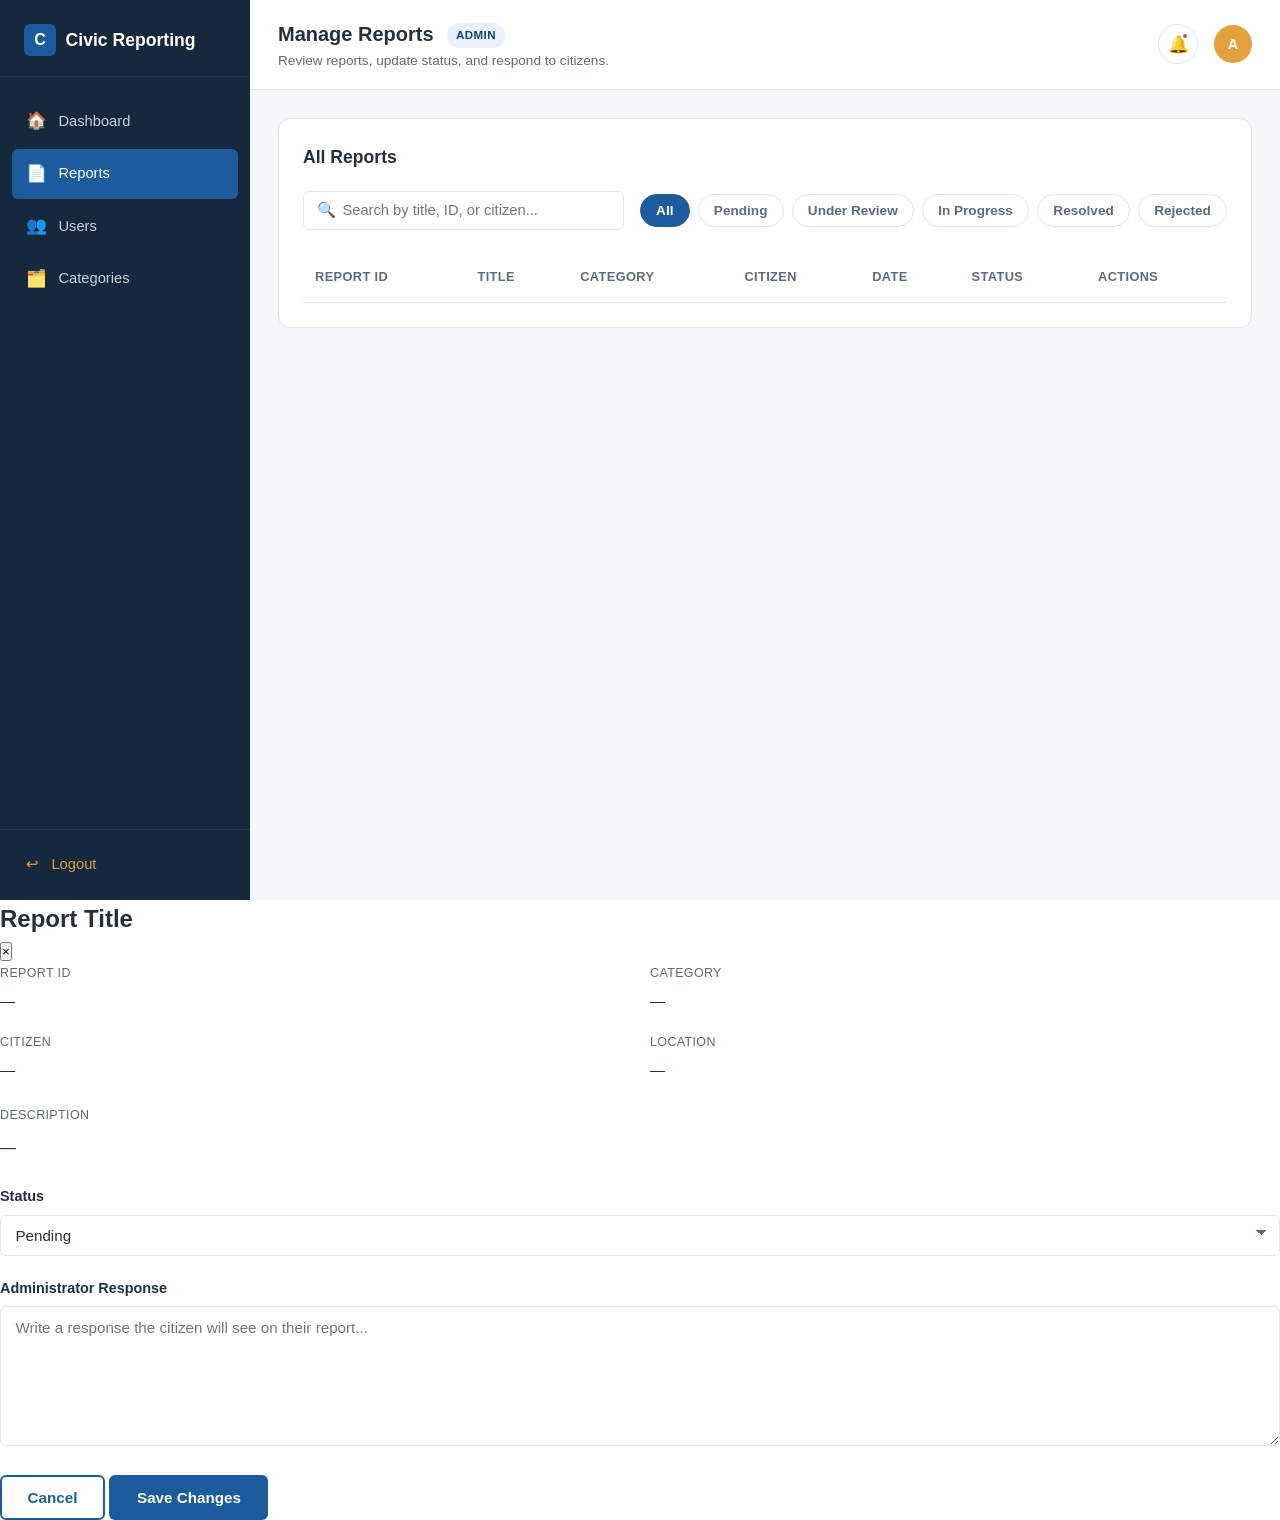
<file: reports.html>
<!DOCTYPE html>
<html lang="en">
<head>
  <meta charset="UTF-8" />
  <meta name="viewport" content="width=device-width, initial-scale=1.0" />
  <title>Manage Reports | Civic Reporting</title>
  <meta name="description" content="Review citizen reports, update status, and respond." />
  <link rel="stylesheet" href="css/style.css" />
  <link rel="stylesheet" href="css/dashboard.css" />
  <link rel="stylesheet" href="css/admin.css" />
  <link rel="stylesheet" href="css/auth.css" />
</head>
<body>

  <div class="dashboard-layout">

    <!-- ============ SIDEBAR ============ -->
    <aside class="sidebar" id="sidebar">
      <a href="../index.html" class="sidebar-logo">
        <span class="logo-icon" aria-hidden="true">C</span>
        Civic Reporting
      </a>

      <nav class="sidebar-nav" aria-label="Admin navigation">
        <a href="dashboard-1.html">
          <span class="nav-icon" aria-hidden="true">🏠</span> Dashboard
        </a>
        <a href="reports.html" class="active">
          <span class="nav-icon" aria-hidden="true">📄</span> Reports
        </a>
        <a href="users.html">
          <span class="nav-icon" aria-hidden="true">👥</span> Users
        </a>
        <a href="categories.html">
          <span class="nav-icon" aria-hidden="true">🗂️</span> Categories
        </a>
      </nav>

      <div class="sidebar-footer">
        <a href="login-1.html" class="logout-link">
          <span class="nav-icon" aria-hidden="true">↩</span> Logout
        </a>
      </div>
    </aside>

    <div class="sidebar-overlay" id="sidebarOverlay"></div>

    <!-- ============ MAIN CONTENT ============ -->
    <div class="dashboard-main">

      <!-- ============ HEADER ============ -->
      <header class="dashboard-header">
        <div class="header-left">
          <button class="menu-toggle" aria-label="Toggle sidebar menu" aria-expanded="false">
            <span></span>
            <span></span>
            <span></span>
          </button>
          <div>
            <h1>Manage Reports <span class="role-badge">Admin</span></h1>
            <p class="subtitle">Review reports, update status, and respond to citizens.</p>
          </div>
        </div>

        <div class="header-right">
          <button class="notification-btn" aria-label="View notifications">
            🔔
            <span class="notification-dot" aria-hidden="true"></span>
          </button>
          <div class="header-avatar admin-avatar" aria-hidden="true">A</div>
        </div>
      </header>

      <div class="dashboard-content">

        <section class="dashboard-card">
          <div class="dashboard-card-header">
            <h2>All Reports</h2>
          </div>

          <!-- ============ SEARCH + FILTER ============ -->
          <div class="reports-toolbar">
            <div class="search-field">
              <span class="search-icon" aria-hidden="true">🔍</span>
              <input
                type="text"
                id="reportSearchInput"
                placeholder="Search by title, ID, or citizen..."
                aria-label="Search reports by title, ID, or citizen"
              />
            </div>

            <div class="filter-chips" role="group" aria-label="Filter reports by status">
              <button type="button" class="filter-chip is-active" data-status="all">All</button>
              <button type="button" class="filter-chip" data-status="pending">Pending</button>
              <button type="button" class="filter-chip" data-status="under-review">Under Review</button>
              <button type="button" class="filter-chip" data-status="in-progress">In Progress</button>
              <button type="button" class="filter-chip" data-status="resolved">Resolved</button>
              <button type="button" class="filter-chip" data-status="rejected">Rejected</button>
            </div>
          </div>

          <!-- ============ REPORTS TABLE ============ -->
          <div class="table-scroll">
            <table class="data-table">
              <thead>
                <tr>
                  <th scope="col">Report ID</th>
                  <th scope="col">Title</th>
                  <th scope="col">Category</th>
                  <th scope="col">Citizen</th>
                  <th scope="col">Date</th>
                  <th scope="col">Status</th>
                  <th scope="col">Actions</th>
                </tr>
              </thead>
              <tbody id="reportsTableBody">
                <!-- Populated by js/admin.js: demo reports + citizen submissions + admin updates -->
              </tbody>
            </table>
          </div>
        </section>

      </div>
    </div>
  </div>

  <!-- ============ REVIEW REPORT MODAL ============ -->
  <div class="modal-overlay" id="reviewModal">
    <div class="modal modal-lg" role="dialog" aria-modal="true" aria-labelledby="reviewTitle">
      <div class="modal-header">
        <h2 id="reviewTitle">Report Title</h2>
        <button type="button" class="modal-close-btn" id="reviewModalCloseBtn" aria-label="Close dialog">&times;</button>
      </div>

      <form id="reviewForm" novalidate>
        <div class="modal-body">
          <input type="hidden" id="reviewReportId" value="" />

          <div class="detail-grid">
            <div class="detail-item">
              <div class="detail-label">Report ID</div>
              <div class="detail-value" id="reviewId">—</div>
            </div>
            <div class="detail-item">
              <div class="detail-label">Category</div>
              <div class="detail-value" id="reviewCategory">—</div>
            </div>
            <div class="detail-item">
              <div class="detail-label">Citizen</div>
              <div class="detail-value" id="reviewCitizen">—</div>
            </div>
            <div class="detail-item">
              <div class="detail-label">Location</div>
              <div class="detail-value" id="reviewLocation">—</div>
            </div>
          </div>

          <div class="detail-description">
            <div class="detail-label">Description</div>
            <p id="reviewDescription">—</p>
          </div>

          <div class="detail-image" id="reviewImageWrapper" style="display: none;"></div>

          <div class="form-group">
            <label for="reviewStatusSelect">Status</label>
            <select id="reviewStatusSelect" name="reviewStatusSelect" class="form-control">
              <option value="pending">Pending</option>
              <option value="under-review">Under Review</option>
              <option value="in-progress">In Progress</option>
              <option value="resolved">Resolved</option>
              <option value="rejected">Rejected</option>
            </select>
          </div>

          <div class="form-group">
            <label for="reviewResponseInput">Administrator Response</label>
            <textarea
              id="reviewResponseInput"
              name="reviewResponseInput"
              class="form-control"
              placeholder="Write a response the citizen will see on their report..."
            ></textarea>
          </div>
        </div>

        <div class="modal-footer">
          <button type="button" class="btn btn-outline" id="reviewModalCancelBtn">Cancel</button>
          <button type="submit" class="btn btn-primary">Save Changes</button>
        </div>
      </form>
    </div>
  </div>

  <script src="js/admin.js"></script>
</body>
</html>
</file>
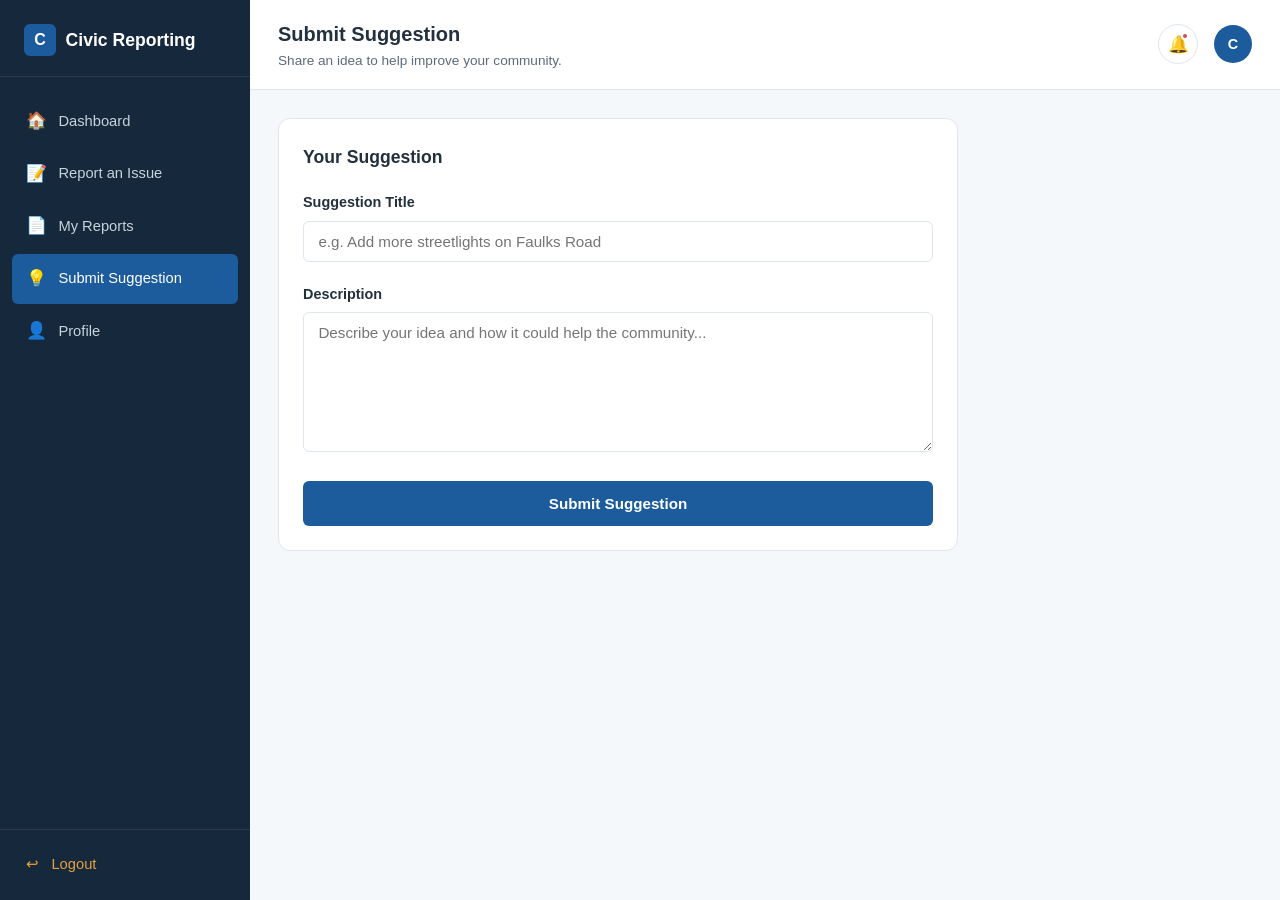
<file: suggestion.html>
<!DOCTYPE html>
<html lang="en">
<head>
  <meta charset="UTF-8" />
  <meta name="viewport" content="width=device-width, initial-scale=1.0" />
  <title>Submit Suggestion | Civic Reporting</title>
  <meta name="description" content="Share an idea to help improve your community." />
  <link rel="stylesheet" href="css/style.css" />
  <link rel="stylesheet" href="css/dashboard.css" />
  <link rel="stylesheet" href="css/auth.css" />
</head>
<body>

  <div class="dashboard-layout">

    <!-- ============ SIDEBAR ============ -->
    <aside class="sidebar" id="sidebar">
      <a href="../index.html" class="sidebar-logo">
        <span class="logo-icon" aria-hidden="true">C</span>
        Civic Reporting
      </a>

      <nav class="sidebar-nav" aria-label="Citizen navigation">
        <a href="dashboard.html">
          <span class="nav-icon" aria-hidden="true">🏠</span> Dashboard
        </a>
        <a href="report.html">
          <span class="nav-icon" aria-hidden="true">📝</span> Report an Issue
        </a>
        <a href="my-reports.html">
          <span class="nav-icon" aria-hidden="true">📄</span> My Reports
        </a>
        <a href="suggestion.html" class="active">
          <span class="nav-icon" aria-hidden="true">💡</span> Submit Suggestion
        </a>
        <a href="profile.html">
          <span class="nav-icon" aria-hidden="true">👤</span> Profile
        </a>
      </nav>

      <div class="sidebar-footer">
        <a href="../login-1.html" class="logout-link">
          <span class="nav-icon" aria-hidden="true">↩</span> Logout
        </a>
      </div>
    </aside>

    <div class="sidebar-overlay" id="sidebarOverlay"></div>

    <!-- ============ MAIN CONTENT ============ -->
    <div class="dashboard-main">

      <!-- ============ HEADER ============ -->
      <header class="dashboard-header">
        <div class="header-left">
          <button class="menu-toggle" aria-label="Toggle sidebar menu" aria-expanded="false">
            <span></span>
            <span></span>
            <span></span>
          </button>
          <div>
            <h1>Submit Suggestion</h1>
            <p class="subtitle">Share an idea to help improve your community.</p>
          </div>
        </div>

        <div class="header-right">
          <button class="notification-btn" aria-label="View notifications">
            🔔
            <span class="notification-dot" aria-hidden="true"></span>
          </button>
          <div class="header-avatar" aria-hidden="true">C</div>
        </div>
      </header>

      <div class="dashboard-content">

        <!-- ============ SUGGESTION FORM ============ -->
        <section class="dashboard-card form-card" id="suggestionFormCard">
          <div class="dashboard-card-header">
            <h2>Your Suggestion</h2>
          </div>

          <form id="suggestionForm" novalidate>
            <div class="form-group">
              <label for="suggestionTitle">Suggestion Title</label>
              <input
                type="text"
                id="suggestionTitle"
                name="suggestionTitle"
                class="form-control"
                placeholder="e.g. Add more streetlights on Faulks Road"
                aria-describedby="suggestionTitleError"
              />
              <p id="suggestionTitleError" class="error-message" aria-live="polite"></p>
            </div>

            <div class="form-group">
              <label for="suggestionDescription">Description</label>
              <textarea
                id="suggestionDescription"
                name="suggestionDescription"
                class="form-control"
                placeholder="Describe your idea and how it could help the community..."
                aria-describedby="suggestionDescriptionError"
              ></textarea>
              <p id="suggestionDescriptionError" class="error-message" aria-live="polite"></p>
            </div>

            <button type="submit" class="btn btn-primary btn-block">Submit Suggestion</button>
          </form>
        </section>

        <!-- ============ SUCCESS PANEL (shown after demo submit) ============ -->
        <section class="dashboard-card success-panel" id="suggestionSuccessPanel">
          <div class="success-icon" aria-hidden="true">✓</div>
          <h2>Suggestion Submitted</h2>
          <p>Thank you. Your suggestion has been submitted.</p>
          <div class="success-actions">
            <a href="dashboard.html" class="btn btn-primary">Back to Dashboard</a>
            <a href="suggestion.html" class="btn btn-outline">Submit Another Suggestion</a>
          </div>
        </section>

      </div>
    </div>
  </div>

  <script src="../js/citizen.js"></script>
</body>
</html>
</file>
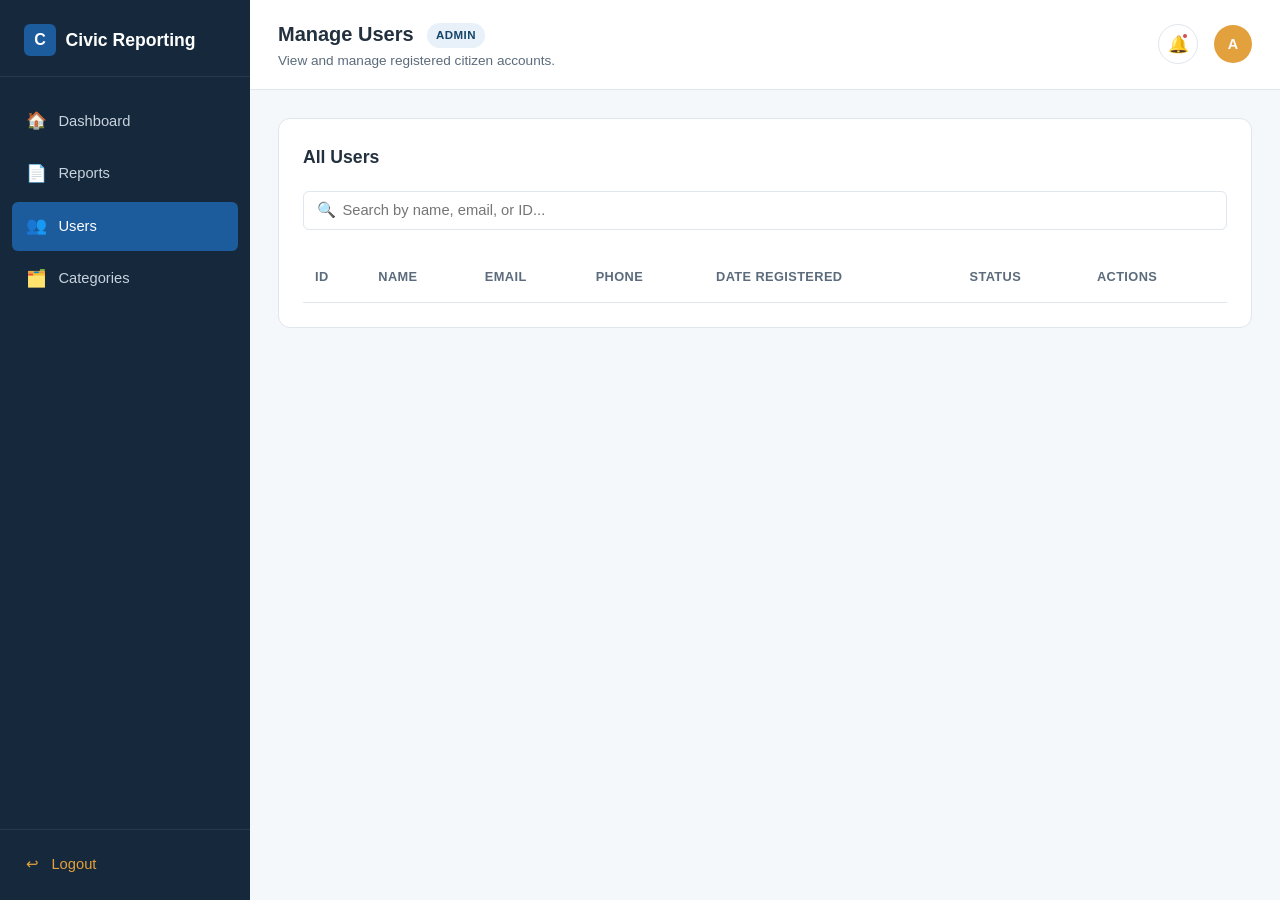
<file: users.html>
<!DOCTYPE html>
<html lang="en">
<head>
  <meta charset="UTF-8" />
  <meta name="viewport" content="width=device-width, initial-scale=1.0" />
  <title>Manage Users | Civic Reporting</title>
  <meta name="description" content="View and manage registered citizen accounts." />
  <link rel="stylesheet" href="css/style.css" />
  <link rel="stylesheet" href="css/dashboard.css" />
  <link rel="stylesheet" href="css/admin.css" />
</head>
<body>

  <div class="dashboard-layout">

    <!-- ============ SIDEBAR ============ -->
    <aside class="sidebar" id="sidebar">
      <a href="index-1.html" class="sidebar-logo">
        <span class="logo-icon" aria-hidden="true">C</span>
        Civic Reporting
      </a>

      <nav class="sidebar-nav" aria-label="Admin navigation">
        <a href="dashboard-1.html">
          <span class="nav-icon" aria-hidden="true">🏠</span> Dashboard
        </a>
        <a href="reports.html">
          <span class="nav-icon" aria-hidden="true">📄</span> Reports
        </a>
        <a href="users.html" class="active">
          <span class="nav-icon" aria-hidden="true">👥</span> Users
        </a>
        <a href="categories.html">
          <span class="nav-icon" aria-hidden="true">🗂️</span> Categories
        </a>
      </nav>

      <div class="sidebar-footer">
        <a href="login-1.html" class="logout-link">
          <span class="nav-icon" aria-hidden="true">↩</span> Logout
        </a>
      </div>
    </aside>

    <div class="sidebar-overlay" id="sidebarOverlay"></div>

    <!-- ============ MAIN CONTENT ============ -->
    <div class="dashboard-main">

      <!-- ============ HEADER ============ -->
      <header class="dashboard-header">
        <div class="header-left">
          <button class="menu-toggle" aria-label="Toggle sidebar menu" aria-expanded="false">
            <span></span>
            <span></span>
            <span></span>
          </button>
          <div>
            <h1>Manage Users <span class="role-badge">Admin</span></h1>
            <p class="subtitle">View and manage registered citizen accounts.</p>
          </div>
        </div>

        <div class="header-right">
          <button class="notification-btn" aria-label="View notifications">
            🔔
            <span class="notification-dot" aria-hidden="true"></span>
          </button>
          <div class="header-avatar admin-avatar" aria-hidden="true">A</div>
        </div>
      </header>

      <div class="dashboard-content">

        <section class="dashboard-card">
          <div class="dashboard-card-header">
            <h2>All Users</h2>
          </div>

          <!-- ============ SEARCH ============ -->
          <div class="reports-toolbar">
            <div class="search-field">
              <span class="search-icon" aria-hidden="true">🔍</span>
              <input
                type="text"
                id="userSearchInput"
                placeholder="Search by name, email, or ID..."
                aria-label="Search users by name, email, or ID"
              />
            </div>
          </div>

          <!-- ============ USERS TABLE ============ -->
          <div class="table-scroll">
            <table class="data-table">
              <thead>
                <tr>
                  <th scope="col">ID</th>
                  <th scope="col">Name</th>
                  <th scope="col">Email</th>
                  <th scope="col">Phone</th>
                  <th scope="col">Date Registered</th>
                  <th scope="col">Status</th>
                  <th scope="col">Actions</th>
                </tr>
              </thead>
              <tbody id="usersTableBody">
                <!-- Populated by js/admin.js with demo data + LocalStorage status overrides -->
              </tbody>
            </table>
          </div>
        </section>

      </div>
    </div>
  </div>

  <script src="js/admin.js"></script>
</body>
</html>
</file>
<file: css/style.css>
/* ============================================
   CIVIC REPORTING APP — MAIN STYLESHEET
   ============================================ */

/* ---------- CSS Variables ---------- */
:root {
  --color-primary: #1d5c9c;
  --color-primary-dark: #144569;
  --color-primary-light: #e8f1fa;
  --color-accent: #e2a13c;
  --color-text: #23303e;
  --color-text-light: #5b6b7b;
  --color-bg: #ffffff;
  --color-bg-alt: #f5f8fb;
  --color-border: #dfe6ed;
  --color-success: #2f9e5c;
  --color-danger: #d24d4d;

  --radius-sm: 6px;
  --radius-md: 12px;
  --radius-lg: 18px;

  --shadow-sm: 0 1px 3px rgba(20, 40, 70, 0.08);
  --shadow-md: 0 6px 20px rgba(20, 40, 70, 0.10);

  --container-width: 1140px;
  --transition: 0.2s ease;
}

/* ---------- Reset ---------- */
* {
  margin: 0;
  padding: 0;
  box-sizing: border-box;
}

html {
  scroll-behavior: smooth;
}

body {
  font-family: "Segoe UI", Roboto, Helvetica, Arial, sans-serif;
  color: var(--color-text);
  background-color: var(--color-bg);
  line-height: 1.6;
}

img {
  max-width: 100%;
  display: block;
}

a {
  text-decoration: none;
  color: inherit;
}

ul {
  list-style: none;
}

button {
  font-family: inherit;
  cursor: pointer;
}

.container {
  width: 90%;
  max-width: var(--container-width);
  margin: 0 auto;
}

/* ---------- Focus states (accessibility) ---------- */
a:focus-visible,
button:focus-visible,
input:focus-visible,
textarea:focus-visible,
select:focus-visible {
  outline: 3px solid var(--color-accent);
  outline-offset: 2px;
}

/* ---------- Buttons ---------- */
.btn {
  display: inline-block;
  padding: 0.75rem 1.6rem;
  border-radius: var(--radius-sm);
  font-weight: 600;
  font-size: 0.95rem;
  border: 2px solid transparent;
  transition: background-color var(--transition), color var(--transition), border-color var(--transition);
}

.btn-primary {
  background-color: var(--color-primary);
  color: #ffffff;
}

.btn-primary:hover {
  background-color: var(--color-primary-dark);
}

.btn-outline {
  background-color: transparent;
  border-color: var(--color-primary);
  color: var(--color-primary);
}

.btn-outline:hover {
  background-color: var(--color-primary);
  color: #ffffff;
}

.btn-block {
  display: block;
  width: 100%;
  text-align: center;
}

/* ---------- Section Heading ---------- */
.section-heading {
  text-align: center;
  max-width: 560px;
  margin: 0 auto 2.5rem;
}

.section-heading h2 {
  font-size: 2rem;
  color: var(--color-primary-dark);
  margin-bottom: 0.6rem;
}

.section-heading p {
  color: var(--color-text-light);
}

.eyebrow {
  display: inline-block;
  color: var(--color-primary);
  font-weight: 700;
  font-size: 0.8rem;
  letter-spacing: 0.08em;
  text-transform: uppercase;
  margin-bottom: 0.5rem;
}

section {
  padding: 4.5rem 0;
}

/* ============================================
   NAVBAR
   ============================================ */
.navbar {
  position: sticky;
  top: 0;
  z-index: 100;
  background-color: var(--color-bg);
  border-bottom: 1px solid var(--color-border);
}

.navbar .container {
  display: flex;
  align-items: center;
  justify-content: space-between;
  height: 72px;
}

.navbar-logo {
  display: flex;
  align-items: center;
  gap: 0.5rem;
  font-size: 1.25rem;
  font-weight: 700;
  color: var(--color-primary-dark);
}

.navbar-logo .logo-icon {
  width: 34px;
  height: 34px;
  background-color: var(--color-primary);
  color: #fff;
  border-radius: var(--radius-sm);
  display: flex;
  align-items: center;
  justify-content: center;
  font-size: 1.1rem;
}

.navbar-links {
  display: flex;
  align-items: center;
  gap: 2rem;
}

.navbar-links a {
  font-weight: 500;
  color: var(--color-text);
  padding: 0.4rem 0;
  border-bottom: 2px solid transparent;
  transition: color var(--transition), border-color var(--transition);
}

.navbar-links a:hover,
.navbar-links a.active {
  color: var(--color-primary);
  border-bottom-color: var(--color-primary);
}

.navbar-links .btn {
  border-bottom: none;
}

.navbar-actions {
  display: flex;
  align-items: center;
  gap: 0.75rem;
}

/* Hamburger */
.hamburger {
  display: none;
  flex-direction: column;
  justify-content: center;
  gap: 5px;
  width: 40px;
  height: 40px;
  background: none;
  border: none;
}

.hamburger span {
  display: block;
  width: 24px;
  height: 2px;
  background-color: var(--color-text);
  transition: transform var(--transition), opacity var(--transition);
}

.hamburger.is-active span:nth-child(1) {
  transform: translateY(7px) rotate(45deg);
}

.hamburger.is-active span:nth-child(2) {
  opacity: 0;
}

.hamburger.is-active span:nth-child(3) {
  transform: translateY(-7px) rotate(-45deg);
}

/* ============================================
   HERO
   ============================================ */
.hero {
  background-color: var(--color-bg-alt);
  padding: 5rem 0;
}

.hero .container {
  display: flex;
  align-items: center;
  gap: 3rem;
}

.hero-content {
  flex: 1;
}

.hero-content h1 {
  font-size: 2.6rem;
  line-height: 1.25;
  color: var(--color-primary-dark);
  margin-bottom: 1.1rem;
}

.hero-content p {
  color: var(--color-text-light);
  font-size: 1.05rem;
  margin-bottom: 1.8rem;
  max-width: 480px;
}

.hero-buttons {
  display: flex;
  gap: 1rem;
  flex-wrap: wrap;
}

.hero-image {
  flex: 1;
  display: flex;
  justify-content: center;
}

.hero-image svg {
  width: 100%;
  max-width: 420px;
  height: auto;
}

/* ============================================
   CATEGORIES
   ============================================ */
.categories-grid {
  display: grid;
  grid-template-columns: repeat(3, 1fr);
  gap: 1.5rem;
}

.category-card {
  background-color: var(--color-bg);
  border: 1px solid var(--color-border);
  border-radius: var(--radius-md);
  padding: 1.75rem;
  text-align: left;
  transition: box-shadow var(--transition), transform var(--transition);
}

.category-card:hover {
  box-shadow: var(--shadow-md);
  transform: translateY(-3px);
}

.category-icon {
  width: 48px;
  height: 48px;
  border-radius: var(--radius-sm);
  background-color: var(--color-primary-light);
  color: var(--color-primary);
  display: flex;
  align-items: center;
  justify-content: center;
  margin-bottom: 1rem;
  font-size: 1.4rem;
}

.category-card h3 {
  font-size: 1.1rem;
  margin-bottom: 0.4rem;
  color: var(--color-text);
}

.category-card p {
  color: var(--color-text-light);
  font-size: 0.92rem;
}

/* ============================================
   HOW IT WORKS
   ============================================ */
.how-it-works {
  background-color: var(--color-bg-alt);
}

.steps-grid {
  display: grid;
  grid-template-columns: repeat(3, 1fr);
  gap: 1.5rem;
}

.step-card {
  background-color: var(--color-bg);
  border-radius: var(--radius-md);
  padding: 2rem 1.75rem;
  border: 1px solid var(--color-border);
  position: relative;
}

.step-number {
  font-size: 1.8rem;
  font-weight: 700;
  color: var(--color-primary-light);
  -webkit-text-stroke: 1.5px var(--color-primary);
  margin-bottom: 0.75rem;
}

.step-card h3 {
  font-size: 1.15rem;
  margin-bottom: 0.5rem;
  color: var(--color-primary-dark);
}

.step-card p {
  color: var(--color-text-light);
  font-size: 0.95rem;
}

/* ============================================
   CALL TO ACTION
   ============================================ */
.cta {
  background-color: var(--color-primary);
  color: #ffffff;
  text-align: center;
}

.cta h2 {
  font-size: 1.9rem;
  margin-bottom: 0.75rem;
}

.cta p {
  color: #dce9f7;
  max-width: 520px;
  margin: 0 auto 1.75rem;
}

.cta .btn-primary {
  background-color: #ffffff;
  color: var(--color-primary-dark);
}

.cta .btn-primary:hover {
  background-color: var(--color-accent);
  color: #ffffff;
}

/* ============================================
   FOOTER
   ============================================ */
.site-footer {
  background-color: #16283b;
  color: #c7d3de;
  padding: 3.5rem 0 1.5rem;
}

.footer-grid {
  display: grid;
  grid-template-columns: 2fr 1fr 1fr;
  gap: 2rem;
  padding-bottom: 2rem;
  border-bottom: 1px solid rgba(255, 255, 255, 0.1);
}

.footer-brand .navbar-logo {
  color: #ffffff;
  margin-bottom: 0.75rem;
}

.footer-brand p {
  font-size: 0.92rem;
  max-width: 320px;
  color: #a9b8c6;
}

.footer-col h4 {
  color: #ffffff;
  font-size: 1rem;
  margin-bottom: 1rem;
}

.footer-col ul li {
  margin-bottom: 0.6rem;
}

.footer-col ul li a {
  color: #a9b8c6;
  font-size: 0.92rem;
  transition: color var(--transition);
}

.footer-col ul li a:hover {
  color: #ffffff;
}

.footer-bottom {
  text-align: center;
  padding-top: 1.5rem;
  font-size: 0.85rem;
  color: #7f92a3;
}

/* ============================================
   STATUS BADGES (shared across app)
   ============================================ */
.status-badge {
  display: inline-block;
  padding: 0.3rem 0.75rem;
  border-radius: 999px;
  font-size: 0.8rem;
  font-weight: 600;
}

.status-pending {
  background-color: #fdf1dc;
  color: #a3711a;
}

.status-under-review {
  background-color: #e6eefb;
  color: #1d5c9c;
}

.status-in-progress {
  background-color: #ede3fb;
  color: #6b3fa0;
}

.status-resolved {
  background-color: #e3f6ea;
  color: #2f9e5c;
}

.status-rejected {
  background-color: #fbe6e6;
  color: #c23b3b;
}

/* ============================================
   RESPONSIVE
   ============================================ */
@media (max-width: 992px) {
  .hero-content h1 {
    font-size: 2.2rem;
  }

  .categories-grid {
    grid-template-columns: repeat(2, 1fr);
  }

  .steps-grid {
    grid-template-columns: 1fr;
  }

  .footer-grid {
    grid-template-columns: 1fr 1fr;
  }
}

@media (max-width: 768px) {
  .hamburger {
    display: flex;
  }

  .navbar-links {
    position: absolute;
    top: 72px;
    left: 0;
    right: 0;
    background-color: var(--color-bg);
    flex-direction: column;
    align-items: stretch;
    gap: 0;
    border-bottom: 1px solid var(--color-border);
    max-height: 0;
    overflow: hidden;
    transition: max-height var(--transition);
  }

  .navbar-links.is-open {
    max-height: 400px;
  }

  .navbar-links a,
  .navbar-links .btn {
    padding: 1rem 1.5rem;
    border-bottom: 1px solid var(--color-border);
    width: 100%;
    text-align: left;
    border-radius: 0;
  }

  .navbar-links .btn-primary {
    color: #ffffff;
  }

  .hero .container {
    flex-direction: column;
    text-align: center;
  }

  .hero-content p {
    margin-left: auto;
    margin-right: auto;
  }

  .hero-buttons {
    justify-content: center;
  }

  .categories-grid {
    grid-template-columns: 1fr;
  }

  .footer-grid {
    grid-template-columns: 1fr;
  }
}

@media (max-width: 480px) {
  section {
    padding: 3rem 0;
  }

  .hero-content h1 {
    font-size: 1.9rem;
  }

  .hero-buttons {
    flex-direction: column;
    width: 100%;
  }

  .hero-buttons .btn {
    width: 100%;
    text-align: center;
  }
}
</file>
<file: css/dashboard.css>
/* ============================================
   CIVIC REPORTING APP — DASHBOARD STYLESHEET
   Shared layout for Citizen dashboard pages.
   Depends on: style.css (variables, reset, buttons, badges)
   ============================================ */

.dashboard-layout {
  display: flex;
  min-height: 100vh;
}

/* ============================================
   SIDEBAR
   ============================================ */
.sidebar {
  width: 250px;
  flex-shrink: 0;
  background-color: #16283b;
  color: #c7d3de;
  display: flex;
  flex-direction: column;
  position: sticky;
  top: 0;
  height: 100vh;
  transition: transform var(--transition);
}

.sidebar-logo {
  display: flex;
  align-items: center;
  gap: 0.6rem;
  padding: 1.5rem 1.5rem 1.25rem;
  font-size: 1.1rem;
  font-weight: 700;
  color: #ffffff;
  border-bottom: 1px solid rgba(255, 255, 255, 0.08);
}

.sidebar-logo .logo-icon {
  width: 32px;
  height: 32px;
  background-color: var(--color-primary);
  color: #fff;
  border-radius: var(--radius-sm);
  display: flex;
  align-items: center;
  justify-content: center;
  font-size: 1rem;
  flex-shrink: 0;
}

.sidebar-nav {
  flex: 1;
  padding: 1.25rem 0.75rem;
  overflow-y: auto;
}

.sidebar-nav a {
  display: flex;
  align-items: center;
  gap: 0.75rem;
  padding: 0.7rem 0.9rem;
  border-radius: var(--radius-sm);
  font-size: 0.92rem;
  font-weight: 500;
  color: #c7d3de;
  margin-bottom: 0.2rem;
  transition: background-color var(--transition), color var(--transition);
}

.sidebar-nav a .nav-icon {
  font-size: 1.05rem;
  width: 20px;
  text-align: center;
  flex-shrink: 0;
}

.sidebar-nav a:hover {
  background-color: rgba(255, 255, 255, 0.06);
  color: #ffffff;
}

.sidebar-nav a.active {
  background-color: var(--color-primary);
  color: #ffffff;
}

.sidebar-footer {
  padding: 0.75rem;
  border-top: 1px solid rgba(255, 255, 255, 0.08);
}

.sidebar-footer a {
  display: flex;
  align-items: center;
  gap: 0.75rem;
  padding: 0.7rem 0.9rem;
  border-radius: var(--radius-sm);
  font-size: 0.92rem;
  font-weight: 500;
  color: #e2a13c;
}

.sidebar-footer a:hover {
  background-color: rgba(226, 161, 60, 0.12);
}

/* Sidebar overlay (mobile only) */
.sidebar-overlay {
  display: none;
  position: fixed;
  inset: 0;
  background-color: rgba(15, 25, 40, 0.5);
  z-index: 150;
}

.sidebar-overlay.is-visible {
  display: block;
}

/* ============================================
   MAIN CONTENT AREA
   ============================================ */
.dashboard-main {
  flex: 1;
  min-width: 0;
  background-color: var(--color-bg-alt);
}

/* ---------- Dashboard Header ---------- */
.dashboard-header {
  display: flex;
  align-items: center;
  justify-content: space-between;
  gap: 1rem;
  background-color: #ffffff;
  border-bottom: 1px solid var(--color-border);
  padding: 1.1rem 1.75rem;
  position: sticky;
  top: 0;
  z-index: 50;
}

.header-left {
  display: flex;
  align-items: center;
  gap: 1rem;
}

.menu-toggle {
  display: none;
  background: none;
  border: none;
  flex-direction: column;
  gap: 4px;
  width: 36px;
  height: 36px;
  justify-content: center;
}

.menu-toggle span {
  display: block;
  width: 20px;
  height: 2px;
  background-color: var(--color-text);
}

.dashboard-header h1 {
  font-size: 1.25rem;
  color: var(--color-text);
}

.dashboard-header .subtitle {
  font-size: 0.85rem;
  color: var(--color-text-light);
}

.header-right {
  display: flex;
  align-items: center;
  gap: 1rem;
}

.notification-btn {
  position: relative;
  background: none;
  border: 1px solid var(--color-border);
  width: 40px;
  height: 40px;
  border-radius: 50%;
  display: flex;
  align-items: center;
  justify-content: center;
  font-size: 1.05rem;
}

.notification-btn:hover {
  background-color: var(--color-primary-light);
}

.notification-dot {
  position: absolute;
  top: 7px;
  right: 8px;
  width: 8px;
  height: 8px;
  border-radius: 50%;
  background-color: var(--color-danger);
  border: 2px solid #ffffff;
}

.header-avatar {
  width: 38px;
  height: 38px;
  border-radius: 50%;
  background-color: var(--color-primary);
  color: #ffffff;
  display: flex;
  align-items: center;
  justify-content: center;
  font-weight: 700;
  font-size: 0.9rem;
}

/* ---------- Dashboard Content Wrapper ---------- */
.dashboard-content {
  padding: 1.75rem;
}

/* ============================================
   STAT CARDS
   ============================================ */
.stats-grid {
  display: grid;
  grid-template-columns: repeat(4, 1fr);
  gap: 1.25rem;
  margin-bottom: 2rem;
}

.stat-card {
  background-color: #ffffff;
  border: 1px solid var(--color-border);
  border-radius: var(--radius-md);
  padding: 1.4rem 1.5rem;
  display: flex;
  align-items: center;
  gap: 1rem;
}

.stat-icon {
  width: 46px;
  height: 46px;
  border-radius: var(--radius-sm);
  display: flex;
  align-items: center;
  justify-content: center;
  font-size: 1.3rem;
  flex-shrink: 0;
}

.stat-icon.icon-total {
  background-color: var(--color-primary-light);
  color: var(--color-primary);
}

.stat-icon.icon-pending {
  background-color: #fdf1dc;
  color: #a3711a;
}

.stat-icon.icon-progress {
  background-color: #ede3fb;
  color: #6b3fa0;
}

.stat-icon.icon-resolved {
  background-color: #e3f6ea;
  color: #2f9e5c;
}

.stat-info .stat-value {
  font-size: 1.5rem;
  font-weight: 700;
  color: var(--color-text);
  line-height: 1.2;
}

.stat-info .stat-label {
  font-size: 0.85rem;
  color: var(--color-text-light);
}

/* ============================================
   DASHBOARD SECTIONS / CARDS
   ============================================ */
.dashboard-card {
  background-color: #ffffff;
  border: 1px solid var(--color-border);
  border-radius: var(--radius-md);
  padding: 1.5rem;
  margin-bottom: 2rem;
}

.dashboard-card-header {
  display: flex;
  align-items: center;
  justify-content: space-between;
  margin-bottom: 1.25rem;
  gap: 1rem;
  flex-wrap: wrap;
}

.dashboard-card-header h2 {
  font-size: 1.1rem;
  color: var(--color-text);
}

.dashboard-card-header .link-primary {
  font-size: 0.88rem;
  font-weight: 600;
}

/* ---------- Data Table ---------- */
.table-scroll {
  overflow-x: auto;
}

.data-table {
  width: 100%;
  border-collapse: collapse;
  min-width: 560px;
}

.data-table th,
.data-table td {
  text-align: left;
  padding: 0.85rem 0.75rem;
  border-bottom: 1px solid var(--color-border);
  font-size: 0.9rem;
}

.data-table th {
  color: var(--color-text-light);
  font-weight: 600;
  font-size: 0.8rem;
  text-transform: uppercase;
  letter-spacing: 0.03em;
}

.data-table tbody tr:hover {
  background-color: var(--color-bg-alt);
}

.data-table .report-id {
  font-weight: 600;
  color: var(--color-primary-dark);
}

.empty-state {
  text-align: center;
  padding: 2.5rem 1rem;
  color: var(--color-text-light);
}

/* ---------- Quick Actions ---------- */
.quick-actions {
  display: flex;
  flex-wrap: wrap;
  gap: 1rem;
}

.quick-actions .btn {
  flex: 1;
  min-width: 180px;
  text-align: center;
}

/* ============================================
   FORM PAGES (Report an Issue, Suggestion, Profile)
   ============================================ */
.form-card {
  max-width: 680px;
}

textarea.form-control {
  resize: vertical;
  min-height: 140px;
  font-family: inherit;
}

select.form-control {
  appearance: none;
  background-image: linear-gradient(45deg, transparent 50%, var(--color-text-light) 50%),
    linear-gradient(135deg, var(--color-text-light) 50%, transparent 50%);
  background-position: calc(100% - 18px) calc(50% - 3px), calc(100% - 13px) calc(50% - 3px);
  background-size: 5px 5px, 5px 5px;
  background-repeat: no-repeat;
  padding-right: 2.5rem;
}

.field-hint {
  font-size: 0.82rem;
  color: var(--color-text-light);
  margin-top: 0.35rem;
}

/* ---------- File upload ---------- */
.file-upload {
  border: 2px dashed var(--color-border);
  border-radius: var(--radius-sm);
  padding: 1.5rem;
  text-align: center;
  cursor: pointer;
  transition: border-color var(--transition), background-color var(--transition);
}

.file-upload:hover {
  border-color: var(--color-primary);
  background-color: var(--color-primary-light);
}

.file-upload input[type="file"] {
  display: none;
}

.file-upload-label {
  font-size: 0.9rem;
  color: var(--color-text-light);
}

.file-upload-label strong {
  color: var(--color-primary);
}

.image-preview {
  display: none;
  margin-top: 1rem;
  border: 1px solid var(--color-border);
  border-radius: var(--radius-sm);
  overflow: hidden;
  max-width: 260px;
}

.image-preview.is-visible {
  display: block;
}

.image-preview img {
  width: 100%;
  display: block;
}

.image-preview-footer {
  display: flex;
  align-items: center;
  justify-content: space-between;
  padding: 0.5rem 0.75rem;
  font-size: 0.82rem;
  color: var(--color-text-light);
}

.remove-image-btn {
  background: none;
  border: none;
  color: var(--color-danger);
  font-weight: 600;
  font-size: 0.82rem;
}

/* ---------- Success panel (shown after demo submit) ---------- */
.success-panel {
  display: none;
  text-align: center;
  padding: 2.5rem 1.5rem;
}

.success-panel.is-visible {
  display: block;
}

.success-icon {
  width: 60px;
  height: 60px;
  border-radius: 50%;
  background-color: #e3f6ea;
  color: var(--color-success);
  font-size: 1.6rem;
  display: flex;
  align-items: center;
  justify-content: center;
  margin: 0 auto 1.25rem;
}

.success-panel h2 {
  font-size: 1.3rem;
  color: var(--color-text);
  margin-bottom: 0.5rem;
}

.success-panel p {
  color: var(--color-text-light);
  margin-bottom: 1.75rem;
}

.success-panel .report-id-highlight {
  color: var(--color-primary-dark);
  font-weight: 700;
}

.success-panel .success-actions {
  display: flex;
  justify-content: center;
  gap: 1rem;
  flex-wrap: wrap;
}

/* ============================================
   MY REPORTS — SEARCH & FILTER BAR
   ============================================ */
.reports-toolbar {
  display: flex;
  flex-wrap: wrap;
  align-items: center;
  gap: 1rem;
  margin-bottom: 1.5rem;
}

.search-field {
  position: relative;
  flex: 1;
  min-width: 220px;
}

.search-field input {
  width: 100%;
  padding: 0.65rem 1rem 0.65rem 2.4rem;
  border: 1px solid var(--color-border);
  border-radius: var(--radius-sm);
  font-size: 0.92rem;
  background-color: #ffffff;
}

.search-field input:focus {
  outline: none;
  border-color: var(--color-primary);
  box-shadow: 0 0 0 3px var(--color-primary-light);
}

.search-field .search-icon {
  position: absolute;
  top: 50%;
  left: 0.9rem;
  transform: translateY(-50%);
  color: var(--color-text-light);
  font-size: 0.95rem;
  pointer-events: none;
}

.filter-chips {
  display: flex;
  flex-wrap: wrap;
  gap: 0.5rem;
}

.filter-chip {
  background-color: #ffffff;
  border: 1px solid var(--color-border);
  color: var(--color-text-light);
  padding: 0.5rem 0.95rem;
  border-radius: 999px;
  font-size: 0.85rem;
  font-weight: 600;
  transition: background-color var(--transition), color var(--transition), border-color var(--transition);
}

.filter-chip:hover {
  border-color: var(--color-primary);
  color: var(--color-primary);
}

.filter-chip.is-active {
  background-color: var(--color-primary);
  border-color: var(--color-primary);
  color: #ffffff;
}

/* Clickable report rows */
.data-table tbody tr.report-row {
  cursor: pointer;
}

.data-table tbody tr.report-row:hover {
  background-color: var(--color-primary-light);
}

/* ============================================
   REPORT DETAILS PAGE
   ============================================ */
.back-link {
  display: inline-flex;
  align-items: center;
  gap: 0.4rem;
  color: var(--color-text-light);
  font-size: 0.9rem;
  font-weight: 600;
  margin-bottom: 1.25rem;
}

.back-link:hover {
  color: var(--color-primary);
}

.detail-card-header {
  display: flex;
  align-items: flex-start;
  justify-content: space-between;
  flex-wrap: wrap;
  gap: 1rem;
  margin-bottom: 1.5rem;
  padding-bottom: 1.5rem;
  border-bottom: 1px solid var(--color-border);
}

.detail-card-header h2 {
  font-size: 1.3rem;
  color: var(--color-text);
  margin-bottom: 0.35rem;
}

.detail-card-header .report-id {
  font-size: 0.85rem;
  color: var(--color-text-light);
  font-weight: 600;
}

.detail-grid {
  display: grid;
  grid-template-columns: repeat(2, 1fr);
  gap: 1.25rem;
  margin-bottom: 1.5rem;
}

.detail-item .detail-label {
  font-size: 0.78rem;
  text-transform: uppercase;
  letter-spacing: 0.03em;
  color: var(--color-text-light);
  margin-bottom: 0.3rem;
}

.detail-item .detail-value {
  font-size: 0.95rem;
  color: var(--color-text);
}

.detail-description {
  margin-bottom: 1.5rem;
}

.detail-description .detail-label {
  font-size: 0.78rem;
  text-transform: uppercase;
  letter-spacing: 0.03em;
  color: var(--color-text-light);
  margin-bottom: 0.5rem;
}

.detail-description p {
  color: var(--color-text);
  line-height: 1.7;
}

.detail-image {
  margin-bottom: 1.5rem;
  max-width: 360px;
  border-radius: var(--radius-sm);
  overflow: hidden;
  border: 1px solid var(--color-border);
}

.admin-response-box {
  background-color: var(--color-bg-alt);
  border: 1px solid var(--color-border);
  border-radius: var(--radius-sm);
  padding: 1.1rem 1.25rem;
}

.admin-response-box .detail-label {
  font-size: 0.78rem;
  text-transform: uppercase;
  letter-spacing: 0.03em;
  color: var(--color-text-light);
  margin-bottom: 0.5rem;
}

.admin-response-box p {
  color: var(--color-text-light);
  font-size: 0.92rem;
  font-style: italic;
}

/* ============================================
   REPORT DETAILS — PROGRESS STEPPER
   ============================================ */
.progress-stepper {
  display: flex;
  align-items: flex-start;
  margin-bottom: 1.75rem;
}

.progress-step {
  flex: 1;
  text-align: center;
  position: relative;
}

.progress-step .step-circle {
  width: 34px;
  height: 34px;
  border-radius: 50%;
  background-color: var(--color-bg-alt);
  border: 2px solid var(--color-border);
  color: var(--color-text-light);
  display: flex;
  align-items: center;
  justify-content: center;
  font-weight: 700;
  font-size: 0.85rem;
  margin: 0 auto 0.5rem;
  position: relative;
  z-index: 2;
}

.progress-step .step-line {
  position: absolute;
  top: 17px;
  left: -50%;
  width: 100%;
  height: 2px;
  background-color: var(--color-border);
  z-index: 1;
}

.progress-step:first-child .step-line {
  display: none;
}

.progress-step .step-label {
  font-size: 0.8rem;
  color: var(--color-text-light);
  font-weight: 600;
}

.progress-step.is-complete .step-circle {
  background-color: var(--color-primary);
  border-color: var(--color-primary);
  color: #ffffff;
}

.progress-step.is-complete .step-line {
  background-color: var(--color-primary);
}

.progress-step.is-current .step-circle {
  background-color: #ffffff;
  border-color: var(--color-primary);
  color: var(--color-primary);
  box-shadow: 0 0 0 4px var(--color-primary-light);
}

.progress-step.is-current .step-label,
.progress-step.is-complete .step-label {
  color: var(--color-text);
}

.progress-stepper.is-rejected .step-circle {
  background-color: #fbe6e6;
  border-color: var(--color-danger);
  color: var(--color-danger);
}

.progress-stepper.is-rejected .step-line {
  background-color: var(--color-danger);
}

.detail-actions {
  margin-top: 1.75rem;
  padding-top: 1.5rem;
  border-top: 1px solid var(--color-border);
}

/* ============================================
   RESPONSIVE
   ============================================ */
@media (max-width: 1100px) {
  .stats-grid {
    grid-template-columns: repeat(2, 1fr);
  }
}

@media (max-width: 900px) {
  .sidebar {
    position: fixed;
    left: 0;
    top: 0;
    z-index: 200;
    transform: translateX(-100%);
  }

  .sidebar.is-open {
    transform: translateX(0);
  }

  .menu-toggle {
    display: flex;
  }
}

@media (max-width: 600px) {
  .dashboard-content {
    padding: 1.25rem;
  }

  .stats-grid {
    grid-template-columns: 1fr;
  }

  .dashboard-header {
    padding: 1rem;
  }

  .quick-actions .btn {
    flex: 1 1 100%;
  }

  .reports-toolbar {
    flex-direction: column;
    align-items: stretch;
  }

  .detail-grid {
    grid-template-columns: 1fr;
  }

  .progress-step .step-label {
    font-size: 0.68rem;
  }

  .progress-step .step-circle {
    width: 28px;
    height: 28px;
    font-size: 0.75rem;
  }

  .progress-step .step-line {
    top: 14px;
  }
}
</file>
<file: css/admin.css>
/* ============================================
   CIVIC REPORTING APP — ADMIN STYLESHEET
   Small admin-specific overrides on top of the
   shared dashboard layout in dashboard.css.
   ============================================ */

/* Distinguish the admin avatar/role visually from the citizen side */
.header-avatar.admin-avatar {
  background-color: var(--color-accent);
}

.role-badge {
  display: inline-block;
  background-color: var(--color-primary-light);
  color: var(--color-primary-dark);
  font-size: 0.72rem;
  font-weight: 700;
  text-transform: uppercase;
  letter-spacing: 0.04em;
  padding: 0.2rem 0.55rem;
  border-radius: 999px;
  margin-left: 0.5rem;
  vertical-align: middle;
}

/* Small circular initials avatar used in the "Citizen" table column */
.citizen-cell {
  display: flex;
  align-items: center;
  gap: 0.6rem;
}

.citizen-avatar {
  width: 28px;
  height: 28px;
  border-radius: 50%;
  background-color: var(--color-primary-light);
  color: var(--color-primary-dark);
  font-size: 0.75rem;
  font-weight: 700;
  display: flex;
  align-items: center;
  justify-content: center;
  flex-shrink: 0;
}
</file>
<file: css/auth.css>
/* ============================================
   CIVIC REPORTING APP — AUTH PAGES STYLESHEET
   (Login / Register)
   Depends on: style.css (variables, reset, navbar, footer)
   ============================================ */

.auth-main {
  background-color: var(--color-bg-alt);
  min-height: calc(100vh - 72px);
  display: flex;
  align-items: center;
  padding: 3.5rem 0;
}

.auth-wrapper {
  width: 90%;
  max-width: 420px;
  margin: 0 auto;
}

.auth-card {
  background-color: var(--color-bg);
  border: 1px solid var(--color-border);
  border-radius: var(--radius-lg);
  box-shadow: var(--shadow-md);
  padding: 2.5rem 2.25rem;
}

.auth-logo {
  display: flex;
  align-items: center;
  justify-content: center;
  gap: 0.5rem;
  font-size: 1.2rem;
  font-weight: 700;
  color: var(--color-primary-dark);
  margin-bottom: 1.5rem;
}

.auth-logo .logo-icon {
  width: 34px;
  height: 34px;
  background-color: var(--color-primary);
  color: #fff;
  border-radius: var(--radius-sm);
  display: flex;
  align-items: center;
  justify-content: center;
  font-size: 1.1rem;
}

.auth-heading {
  text-align: center;
  margin-bottom: 1.75rem;
}

.auth-heading h1 {
  font-size: 1.5rem;
  color: var(--color-text);
  margin-bottom: 0.4rem;
}

.auth-heading p {
  color: var(--color-text-light);
  font-size: 0.92rem;
}

/* ---------- Form Elements ---------- */
.form-group {
  margin-bottom: 1.3rem;
}

.form-group label {
  display: block;
  font-size: 0.9rem;
  font-weight: 600;
  color: var(--color-text);
  margin-bottom: 0.4rem;
}

.form-control {
  width: 100%;
  padding: 0.7rem 0.9rem;
  font-size: 0.95rem;
  border: 1px solid var(--color-border);
  border-radius: var(--radius-sm);
  background-color: #ffffff;
  color: var(--color-text);
  transition: border-color var(--transition), box-shadow var(--transition);
}

.form-control:focus {
  outline: none;
  border-color: var(--color-primary);
  box-shadow: 0 0 0 3px var(--color-primary-light);
}

.form-control.has-error {
  border-color: var(--color-danger);
}

.form-row-split {
  display: grid;
  grid-template-columns: 1fr 1fr;
  gap: 1rem;
}

.error-message {
  display: none;
  color: var(--color-danger);
  font-size: 0.82rem;
  margin-top: 0.4rem;
}

.error-message.is-visible {
  display: block;
}

.form-control.has-error + .error-message {
  display: block;
}

/* ---------- Password field with show/hide toggle ---------- */
.password-field {
  position: relative;
}

.password-field .form-control {
  padding-right: 3rem;
}

.toggle-password {
  position: absolute;
  top: 50%;
  right: 0.7rem;
  transform: translateY(-50%);
  background: none;
  border: none;
  color: var(--color-text-light);
  font-size: 0.82rem;
  font-weight: 600;
  padding: 0.3rem 0.4rem;
}

.toggle-password:hover {
  color: var(--color-primary);
}

/* ---------- Row helpers ---------- */
.form-meta-row {
  display: flex;
  align-items: center;
  justify-content: space-between;
  margin-bottom: 1.5rem;
  font-size: 0.88rem;
}

.checkbox-row {
  display: flex;
  align-items: center;
  gap: 0.5rem;
}

.checkbox-row input {
  width: 16px;
  height: 16px;
  flex-shrink: 0;
}

.form-group .checkbox-row {
  font-weight: 500;
  font-size: 0.9rem;
  color: var(--color-text);
}

.link-primary {
  color: var(--color-primary);
  font-weight: 600;
}

.link-primary:hover {
  text-decoration: underline;
}

/* ---------- Auth footer text ---------- */
.auth-footer-text {
  text-align: center;
  font-size: 0.9rem;
  color: var(--color-text-light);
  margin-top: 1.5rem;
}

/* ---------- Form-level status banner (success/error) ---------- */
.form-banner {
  display: none;
  padding: 0.75rem 1rem;
  border-radius: var(--radius-sm);
  font-size: 0.88rem;
  margin-bottom: 1.25rem;
}

.form-banner.is-visible {
  display: block;
}

.form-banner.banner-error {
  background-color: #fbe6e6;
  color: #a13333;
}

.form-banner.banner-success {
  background-color: #e3f6ea;
  color: #237a48;
}

/* ---------- Demo helper note (explains frontend-only behavior) ---------- */
.demo-note {
  background-color: var(--color-primary-light);
  color: var(--color-primary-dark);
  font-size: 0.82rem;
  padding: 0.75rem 1rem;
  border-radius: var(--radius-sm);
  margin-top: 1.5rem;
  line-height: 1.5;
}

/* ---------- Responsive ---------- */
@media (max-width: 480px) {
  .auth-card {
    padding: 2rem 1.5rem;
  }

  .form-row-split {
    grid-template-columns: 1fr;
  }
}
</file>
